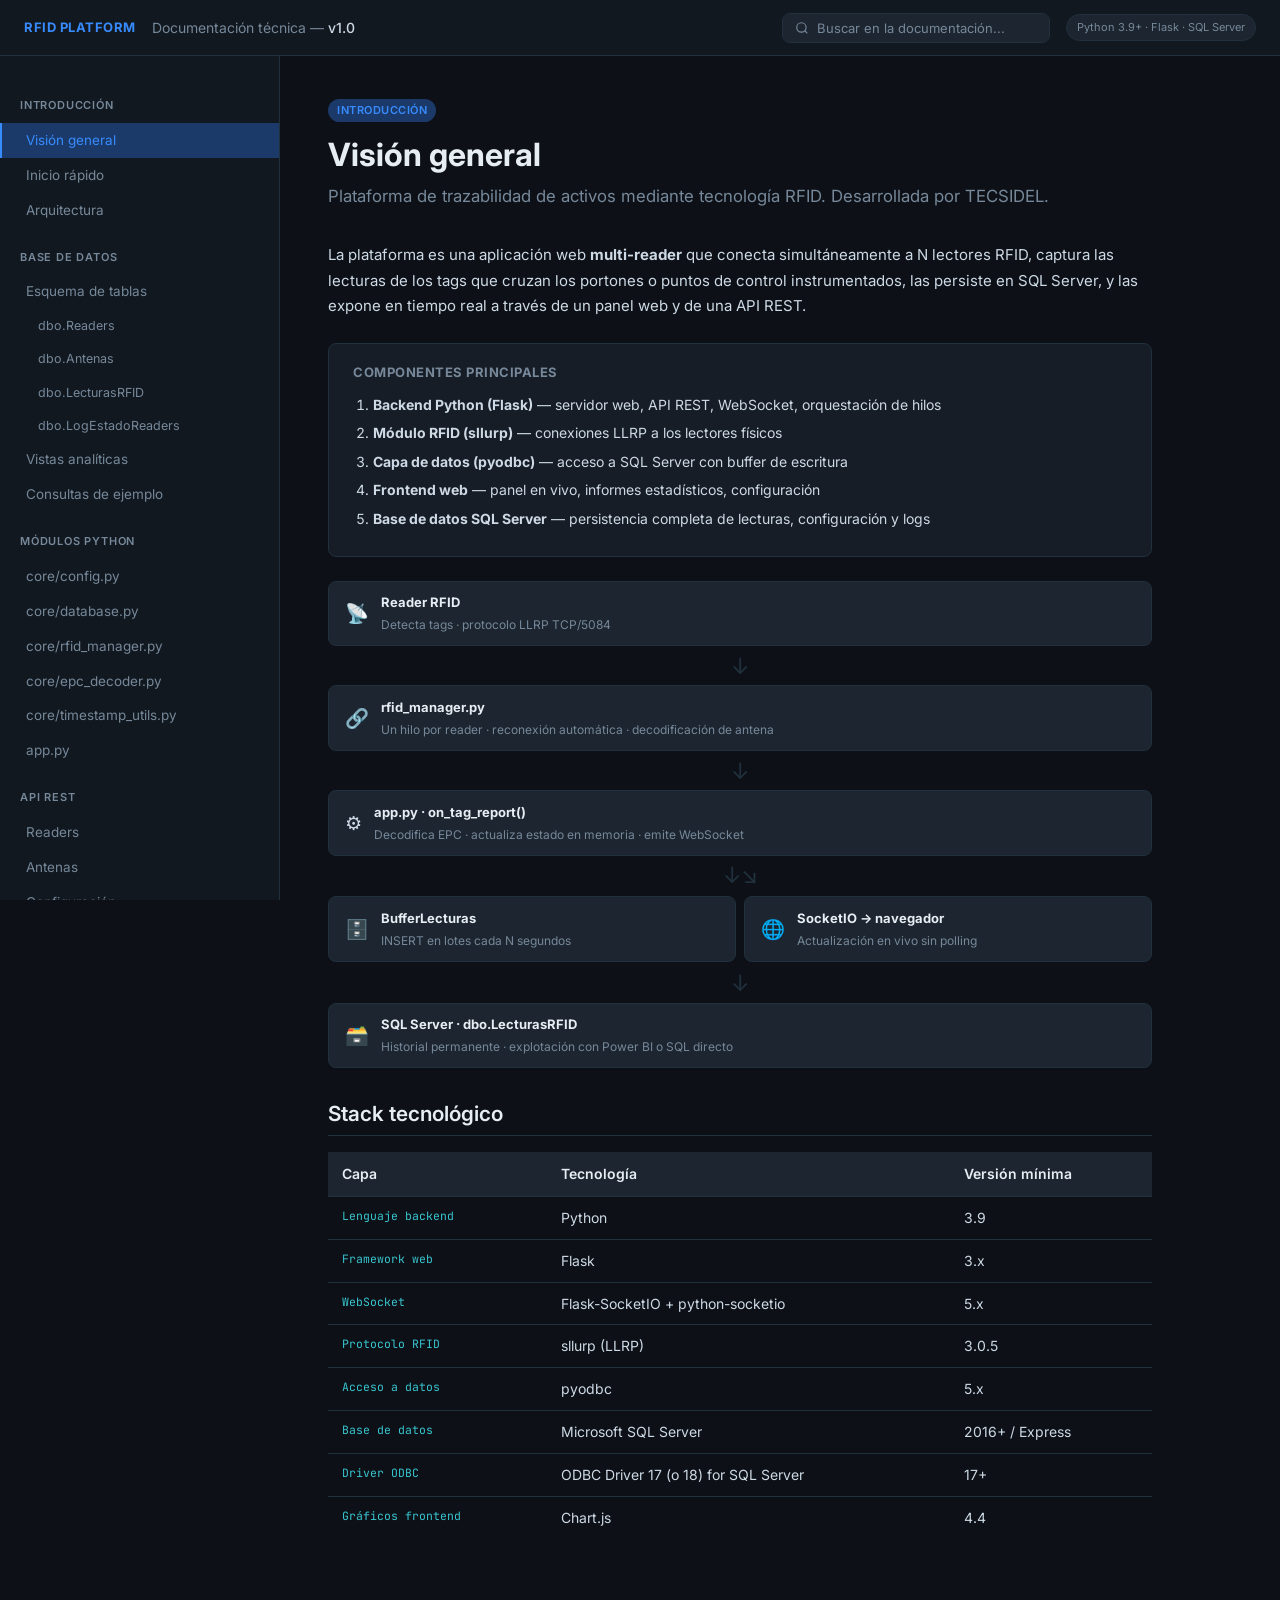
<file: app/templates/docs.html>
<!DOCTYPE html>
<html lang="es">
<head>
<meta charset="UTF-8">
<meta name="viewport" content="width=device-width, initial-scale=1.0">
<title>Documentación Técnica — Plataforma RFID</title>
<link rel="preconnect" href="https://fonts.googleapis.com">
<link rel="preconnect" href="https://fonts.gstatic.com" crossorigin>
<link href="https://fonts.googleapis.com/css2?family=Inter:wght@400;500;600;700&family=JetBrains+Mono:wght@400;500&display=swap" rel="stylesheet">
<style>
/* ── Reset & Base ──────────────────────────────────────────────────── */
*, *::before, *::after { box-sizing: border-box; margin: 0; padding: 0; }

:root {
  --bg:         #0D1117;
  --sidebar-bg: #111820;
  --panel:      #161D26;
  --panel-alt:  #1C2530;
  --border:     #21303D;
  --text:       #CDD9E5;
  --text-dim:   #768899;
  --text-head:  #E6EDF3;
  --accent:     #388BFD;
  --accent-soft:#1B3A6A;
  --green:      #3FB950;
  --green-soft: #133624;
  --amber:      #D29922;
  --amber-soft: #3A2D0E;
  --red:        #F85149;
  --red-soft:   #3D1317;
  --purple:     #BC8CFF;
  --teal:       #39C5CF;
  --mono:       'JetBrains Mono', monospace;
  --sans:       'Inter', system-ui, sans-serif;
  --sidebar-w:  280px;
  --topbar-h:   56px;
}

html { scroll-behavior: smooth; }
body { background: var(--bg); color: var(--text); font-family: var(--sans); font-size: 15px; line-height: 1.7; }
a { color: var(--accent); text-decoration: none; }
a:hover { text-decoration: underline; }
code { font-family: var(--mono); font-size: 0.875em; background: var(--panel-alt); border: 1px solid var(--border); border-radius: 4px; padding: 1px 5px; color: var(--teal); }
pre { background: var(--panel); border: 1px solid var(--border); border-radius: 8px; padding: 1.25rem; overflow-x: auto; margin: 1rem 0; }
pre code { background: none; border: none; padding: 0; color: var(--text); font-size: 0.85em; line-height: 1.65; }
h1, h2, h3, h4 { font-family: var(--sans); color: var(--text-head); line-height: 1.3; }
p { margin-bottom: 0.85rem; }
ul, ol { padding-left: 1.5rem; margin-bottom: 0.85rem; }
li { margin-bottom: 0.3rem; }
hr { border: none; border-top: 1px solid var(--border); margin: 2.5rem 0; }

/* ── Topbar ─────────────────────────────────────────────────────────── */
.topbar {
  position: fixed; top: 0; left: 0; right: 0; height: var(--topbar-h);
  background: var(--sidebar-bg); border-bottom: 1px solid var(--border);
  display: flex; align-items: center; padding: 0 1.5rem; gap: 1rem; z-index: 100;
}
.topbar-logo { font-weight: 700; font-size: 13px; color: var(--accent); letter-spacing: .5px; }
.topbar-title { font-size: 14px; color: var(--text-dim); }
.topbar-title span { color: var(--text); font-weight: 500; }
.topbar-search {
  margin-left: auto; display: flex; align-items: center; gap: 8px;
  background: var(--panel-alt); border: 1px solid var(--border);
  border-radius: 8px; padding: 6px 12px;
}
.topbar-search input {
  background: none; border: none; outline: none; color: var(--text);
  font-family: var(--sans); font-size: 13px; width: 220px;
}
.topbar-search input::placeholder { color: var(--text-dim); }
.topbar-version {
  font-size: 11px; color: var(--text-dim); background: var(--panel-alt);
  border: 1px solid var(--border); border-radius: 20px; padding: 3px 10px;
  white-space: nowrap;
}

/* ── Sidebar ─────────────────────────────────────────────────────────── */
.sidebar {
  position: fixed; top: var(--topbar-h); left: 0; bottom: 0;
  width: var(--sidebar-w); background: var(--sidebar-bg);
  border-right: 1px solid var(--border); overflow-y: auto; padding: 1.25rem 0;
  scrollbar-width: thin; scrollbar-color: var(--border) transparent;
}
.sidebar-section { margin-bottom: 0.25rem; }
.sidebar-section-title {
  font-size: 11px; font-weight: 600; color: var(--text-dim);
  text-transform: uppercase; letter-spacing: .8px;
  padding: 0.5rem 1.25rem; margin-top: 0.75rem;
}
.sidebar-link {
  display: block; padding: 6px 1.25rem 6px 1.5rem; font-size: 13.5px;
  color: var(--text-dim); cursor: pointer; border-left: 2px solid transparent;
  transition: color .15s, border-color .15s;
}
.sidebar-link:hover { color: var(--text); background: rgba(255,255,255,.03); }
.sidebar-link.active { color: var(--accent); border-left-color: var(--accent); background: var(--accent-soft); }
.sidebar-link.sub { padding-left: 2.25rem; font-size: 12.5px; }

/* ── Main content ────────────────────────────────────────────────────── */
.main {
  margin-left: var(--sidebar-w); margin-top: var(--topbar-h);
  padding: 2.5rem 3rem 4rem; max-width: 920px;
}
.section { display: none; }
.section.visible { display: block; }

/* ── Section header ──────────────────────────────────────────────────── */
.section-badge {
  display: inline-block; font-size: 11px; font-weight: 600; padding: 2px 9px;
  border-radius: 20px; margin-bottom: .75rem; text-transform: uppercase; letter-spacing: .5px;
}
.badge-core     { background: var(--accent-soft); color: var(--accent); }
.badge-db       { background: var(--green-soft);  color: var(--green); }
.badge-api      { background: var(--amber-soft);  color: var(--amber); }
.badge-frontend { background: #2A1D3D; color: var(--purple); }
.badge-ops      { background: #1D2A2A; color: var(--teal); }

.section-title { font-size: 2rem; font-weight: 700; margin-bottom: .4rem; color: var(--text-head); }
.section-lead  { font-size: 1.05rem; color: var(--text-dim); margin-bottom: 2rem; }

h2.sub { font-size: 1.3rem; font-weight: 600; margin: 2rem 0 .75rem; padding-bottom: .5rem; border-bottom: 1px solid var(--border); }
h3.sub { font-size: 1.05rem; font-weight: 600; margin: 1.5rem 0 .5rem; color: var(--text-head); }
h4.sub { font-size: .95rem; font-weight: 600; margin: 1.2rem 0 .4rem; color: var(--text-dim); text-transform: uppercase; letter-spacing: .5px; }

/* ── Callout boxes ───────────────────────────────────────────────────── */
.callout {
  border-radius: 8px; padding: 1rem 1.25rem; margin: 1.25rem 0;
  border-left: 3px solid; font-size: 14px;
}
.callout-info    { background: var(--accent-soft); border-color: var(--accent); }
.callout-warn    { background: var(--amber-soft);  border-color: var(--amber); }
.callout-danger  { background: var(--red-soft);    border-color: var(--red); }
.callout-success { background: var(--green-soft);  border-color: var(--green); }
.callout strong  { display: block; margin-bottom: .3rem; font-size: 13px; text-transform: uppercase; letter-spacing: .5px; }

/* ── Tables ──────────────────────────────────────────────────────────── */
.doc-table { width: 100%; border-collapse: collapse; margin: 1rem 0; font-size: 14px; }
.doc-table th {
  background: var(--panel-alt); color: var(--text-head); font-weight: 600;
  padding: 10px 14px; text-align: left; border-bottom: 1px solid var(--border);
}
.doc-table td { padding: 9px 14px; border-bottom: 1px solid var(--border); color: var(--text); vertical-align: top; }
.doc-table tr:last-child td { border-bottom: none; }
.doc-table tr:hover td { background: rgba(255,255,255,.02); }
.doc-table td:first-child { font-family: var(--mono); font-size: .82em; color: var(--teal); white-space: nowrap; }

/* ── Method badges ───────────────────────────────────────────────────── */
.method {
  display: inline-block; font-family: var(--mono); font-size: 11px; font-weight: 700;
  padding: 2px 8px; border-radius: 4px; margin-right: 8px; vertical-align: middle;
}
.get    { background: #0D3121; color: var(--green); }
.post   { background: #1E2D0D; color: #8BC34A; }
.put    { background: var(--amber-soft); color: var(--amber); }
.delete { background: var(--red-soft); color: var(--red); }

.endpoint {
  font-family: var(--mono); font-size: .9em; color: var(--text-head);
  background: var(--panel); border: 1px solid var(--border);
  border-radius: 8px; padding: .75rem 1rem; margin: .75rem 0; display: flex; align-items: center; gap: .5rem;
}

/* ── Field rows ──────────────────────────────────────────────────────── */
.field-row {
  padding: .75rem 0; border-bottom: 1px solid var(--border);
  display: grid; grid-template-columns: 200px 1fr; gap: 1rem; align-items: start;
}
.field-name { font-family: var(--mono); font-size: .85em; color: var(--teal); }
.field-type { font-size: 11px; color: var(--text-dim); margin-top: 2px; }
.field-desc { font-size: 14px; }
.field-constraint { font-size: 12px; color: var(--amber); margin-top: 3px; }

/* ── Schema diagram ──────────────────────────────────────────────────── */
.schema-box {
  background: var(--panel); border: 1px solid var(--border); border-radius: 8px;
  padding: 1rem; margin: .75rem 0; font-family: var(--mono); font-size: .83em;
}
.schema-box .tname { color: var(--accent); font-weight: 700; font-size: .95em; margin-bottom: .5rem; }
.schema-col { display: flex; gap: .5rem; padding: 2px 0; align-items: center; }
.schema-col .col-name { color: var(--text-head); min-width: 220px; }
.schema-col .col-type { color: var(--amber); min-width: 130px; }
.schema-col .col-note { color: var(--text-dim); font-size: .9em; }
.pk { color: var(--green); font-size: 10px; font-weight: 700; border: 1px solid var(--green); border-radius: 3px; padding: 0 4px; }
.fk { color: var(--purple); font-size: 10px; font-weight: 700; border: 1px solid var(--purple); border-radius: 3px; padding: 0 4px; }
.idx { color: var(--amber); font-size: 10px; font-weight: 700; border: 1px solid var(--amber); border-radius: 3px; padding: 0 4px; }

/* ── Thread diagram ──────────────────────────────────────────────────── */
.thread-row {
  display: flex; align-items: center; gap: 1rem; padding: .6rem 1rem;
  background: var(--panel); border: 1px solid var(--border); border-radius: 6px; margin: .4rem 0;
}
.thread-name { font-family: var(--mono); font-size: .85em; color: var(--teal); min-width: 200px; }
.thread-role { font-size: 13px; color: var(--text-dim); }

/* ── Search highlight ────────────────────────────────────────────────── */
.highlight { background: rgba(210, 153, 34, 0.3); border-radius: 2px; }
.search-empty { padding: 1rem; text-align: center; color: var(--text-dim); font-size: 13px; display: none; }

/* ── TOC inline ──────────────────────────────────────────────────────── */
.toc-inline { background: var(--panel); border: 1px solid var(--border); border-radius: 8px; padding: 1.25rem 1.5rem; margin: 1.5rem 0; }
.toc-inline h4 { font-size: 13px; color: var(--text-dim); margin-bottom: .75rem; text-transform: uppercase; letter-spacing: .5px; }
.toc-inline ol { margin: 0; padding-left: 1.25rem; }
.toc-inline li { font-size: 14px; margin-bottom: .3rem; }

/* ── Scroll spy active ───────────────────────────────────────────────── */
.anchor-target { scroll-margin-top: calc(var(--topbar-h) + 1rem); }

/* ── Flow diagram ────────────────────────────────────────────────────── */
.flow { display: flex; flex-direction: column; gap: 0; margin: 1rem 0; }
.flow-step { display: flex; align-items: stretch; }
.flow-node {
  background: var(--panel-alt); border: 1px solid var(--border);
  border-radius: 8px; padding: .6rem 1rem; font-size: 13px;
  display: flex; align-items: center; gap: .75rem; flex: 1;
}
.flow-node .node-icon { font-size: 1.2rem; flex-shrink: 0; }
.flow-node .node-text b { display: block; color: var(--text-head); }
.flow-node .node-text span { color: var(--text-dim); font-size: 12px; }
.flow-arrow { text-align: center; color: var(--border); font-size: 1.4rem; line-height: 1.6; padding: .1rem 0; }

@media (max-width: 900px) {
  .sidebar { transform: translateX(-100%); }
  .main { margin-left: 0; padding: 1.5rem 1.25rem; }
  .topbar-search { display: none; }
}
</style>
</head>
<body>

<!-- ── Topbar ──────────────────────────────────────────────────────────── -->
<header class="topbar">
  <span class="topbar-logo">RFID PLATFORM</span>
  <span class="topbar-title">Documentación técnica — <span>v1.0</span></span>
  <div class="topbar-search">
    <svg width="14" height="14" viewBox="0 0 24 24" fill="none" stroke="#768899" stroke-width="2"><circle cx="11" cy="11" r="8"/><path d="m21 21-4.35-4.35"/></svg>
    <input type="text" id="search-input" placeholder="Buscar en la documentación..." autocomplete="off">
  </div>
  <span class="topbar-version">Python 3.9+ · Flask · SQL Server</span>
</header>

<!-- ── Sidebar ─────────────────────────────────────────────────────────── -->
<nav class="sidebar" id="sidebar">

  <div class="sidebar-section">
    <div class="sidebar-section-title">Introducción</div>
    <a class="sidebar-link" data-section="overview">Visión general</a>
    <a class="sidebar-link" data-section="quickstart">Inicio rápido</a>
    <a class="sidebar-link" data-section="architecture">Arquitectura</a>
  </div>

  <div class="sidebar-section">
    <div class="sidebar-section-title">Base de datos</div>
    <a class="sidebar-link" data-section="db-schema">Esquema de tablas</a>
    <a class="sidebar-link sub" data-section="db-schema">dbo.Readers</a>
    <a class="sidebar-link sub" data-section="db-schema">dbo.Antenas</a>
    <a class="sidebar-link sub" data-section="db-schema">dbo.LecturasRFID</a>
    <a class="sidebar-link sub" data-section="db-schema">dbo.LogEstadoReaders</a>
    <a class="sidebar-link" data-section="db-views">Vistas analíticas</a>
    <a class="sidebar-link" data-section="db-queries">Consultas de ejemplo</a>
  </div>

  <div class="sidebar-section">
    <div class="sidebar-section-title">Módulos Python</div>
    <a class="sidebar-link" data-section="mod-config">core/config.py</a>
    <a class="sidebar-link" data-section="mod-database">core/database.py</a>
    <a class="sidebar-link" data-section="mod-rfid">core/rfid_manager.py</a>
    <a class="sidebar-link" data-section="mod-epc">core/epc_decoder.py</a>
    <a class="sidebar-link" data-section="mod-ts">core/timestamp_utils.py</a>
    <a class="sidebar-link" data-section="mod-app">app.py</a>
  </div>

  <div class="sidebar-section">
    <div class="sidebar-section-title">API REST</div>
    <a class="sidebar-link" data-section="api-readers">Readers</a>
    <a class="sidebar-link" data-section="api-antenas">Antenas</a>
    <a class="sidebar-link" data-section="api-config">Configuración</a>
    <a class="sidebar-link" data-section="api-informes">Informes</a>
    <a class="sidebar-link" data-section="api-usuarios">Usuarios</a>
    <a class="sidebar-link" data-section="api-sistema">Sistema</a>
  </div>

  <div class="sidebar-section">
    <div class="sidebar-section-title">Frontend</div>
    <a class="sidebar-link" data-section="fe-overview">Estructura de páginas</a>
    <a class="sidebar-link" data-section="fe-websocket">WebSocket / SocketIO</a>
    <a class="sidebar-link" data-section="fe-charts">Gráficos (Chart.js)</a>
  </div>

  <div class="sidebar-section">
    <div class="sidebar-section-title">Operación</div>
    <a class="sidebar-link" data-section="ops-threads">Hilos del sistema</a>
    <a class="sidebar-link" data-section="ops-buffer">Buffer de lecturas</a>
    <a class="sidebar-link" data-section="ops-llrp">Protocolo LLRP</a>
    <a class="sidebar-link" data-section="ops-password-reset">Restablecer contraseña</a>
    <a class="sidebar-link" data-section="ops-troubleshoot">Troubleshooting</a>
    <a class="sidebar-link" data-section="ops-diag">Scripts de diagnóstico</a>
    <a class="sidebar-link" data-section="ops-installer">Generar el instalador</a>
  </div>

</nav>

<!-- ── Main ────────────────────────────────────────────────────────────── -->
<main class="main" id="main-content">

<!-- ═══════════════════════════════════════════════════════════════════ -->
<!-- OVERVIEW -->
<!-- ═══════════════════════════════════════════════════════════════════ -->
<section class="section visible" id="section-overview">
  <span class="section-badge badge-core">Introducción</span>
  <h1 class="section-title">Visión general</h1>
  <p class="section-lead">Plataforma de trazabilidad de activos mediante tecnología RFID. Desarrollada por TECSIDEL.</p>

  <p>La plataforma es una aplicación web <strong>multi-reader</strong> que conecta simultáneamente a N lectores RFID, captura las lecturas de los tags que cruzan los portones o puntos de control instrumentados, las persiste en SQL Server, y las expone en tiempo real a través de un panel web y de una API REST.</p>

  <div class="toc-inline">
    <h4>Componentes principales</h4>
    <ol>
      <li><strong>Backend Python (Flask)</strong> — servidor web, API REST, WebSocket, orquestación de hilos</li>
      <li><strong>Módulo RFID (sllurp)</strong> — conexiones LLRP a los lectores físicos</li>
      <li><strong>Capa de datos (pyodbc)</strong> — acceso a SQL Server con buffer de escritura</li>
      <li><strong>Frontend web</strong> — panel en vivo, informes estadísticos, configuración</li>
      <li><strong>Base de datos SQL Server</strong> — persistencia completa de lecturas, configuración y logs</li>
    </ol>
  </div>

  <div class="flow">
    <div class="flow-step"><div class="flow-node"><span class="node-icon">📡</span><div class="node-text"><b>Reader RFID</b><span>Detecta tags · protocolo LLRP TCP/5084</span></div></div></div>
    <div class="flow-arrow">↓</div>
    <div class="flow-step"><div class="flow-node"><span class="node-icon">🔗</span><div class="node-text"><b>rfid_manager.py</b><span>Un hilo por reader · reconexión automática · decodificación de antena</span></div></div></div>
    <div class="flow-arrow">↓</div>
    <div class="flow-step"><div class="flow-node"><span class="node-icon">⚙️</span><div class="node-text"><b>app.py · on_tag_report()</b><span>Decodifica EPC · actualiza estado en memoria · emite WebSocket</span></div></div></div>
    <div class="flow-arrow">↓↘</div>
    <div style="display:grid;grid-template-columns:1fr 1fr;gap:.5rem;margin:.1rem 0">
      <div class="flow-node"><span class="node-icon">🗄️</span><div class="node-text"><b>BufferLecturas</b><span>INSERT en lotes cada N segundos</span></div></div>
      <div class="flow-node"><span class="node-icon">🌐</span><div class="node-text"><b>SocketIO → navegador</b><span>Actualización en vivo sin polling</span></div></div>
    </div>
    <div class="flow-arrow">↓</div>
    <div class="flow-step"><div class="flow-node"><span class="node-icon">🗃️</span><div class="node-text"><b>SQL Server · dbo.LecturasRFID</b><span>Historial permanente · explotación con Power BI o SQL directo</span></div></div></div>
  </div>

  <h2 class="sub">Stack tecnológico</h2>
  <table class="doc-table">
    <thead><tr><th>Capa</th><th>Tecnología</th><th>Versión mínima</th></tr></thead>
    <tbody>
      <tr><td>Lenguaje backend</td><td>Python</td><td>3.9</td></tr>
      <tr><td>Framework web</td><td>Flask</td><td>3.x</td></tr>
      <tr><td>WebSocket</td><td>Flask-SocketIO + python-socketio</td><td>5.x</td></tr>
      <tr><td>Protocolo RFID</td><td>sllurp (LLRP)</td><td>3.0.5</td></tr>
      <tr><td>Acceso a datos</td><td>pyodbc</td><td>5.x</td></tr>
      <tr><td>Base de datos</td><td>Microsoft SQL Server</td><td>2016+ / Express</td></tr>
      <tr><td>Driver ODBC</td><td>ODBC Driver 17 (o 18) for SQL Server</td><td>17+</td></tr>
      <tr><td>Gráficos frontend</td><td>Chart.js</td><td>4.4</td></tr>
    </tbody>
  </table>
</section>

<!-- ═══════════════════════════════════════════════════════════════════ -->
<!-- QUICKSTART -->
<!-- ═══════════════════════════════════════════════════════════════════ -->
<section class="section" id="section-quickstart">
  <span class="section-badge badge-ops">Inicio rápido</span>
  <h1 class="section-title">Inicio rápido</h1>
  <p class="section-lead">Pasos para poner en marcha el sistema desde cero.</p>

  <h2 class="sub">1. Requisitos previos</h2>
  <ul>
    <li>Python 3.9 o superior (<code>python --version</code>)</li>
    <li>Microsoft SQL Server (Express o superior)</li>
    <li>ODBC Driver 17 o 18 for SQL Server instalado en el servidor donde correrá la app</li>
    <li>Acceso de red entre el servidor de la app y cada reader RFID (puerto TCP 5084)</li>
  </ul>

  <h2 class="sub">2. Instalar dependencias Python</h2>
  <pre><code>cd rfid_plataforma
python -m venv venv
venv\Scripts\activate        # Windows
pip install -r requirements.txt</code></pre>

  <p>Contenido de <code>requirements.txt</code>:</p>
  <pre><code>Flask==3.1.3
Flask-SocketIO==5.6.1
python-socketio==5.12.0
sllurp==3.0.5
eventlet==0.41.0
pyodbc==5.3.0</code></pre>

  <h2 class="sub">3. Crear la base de datos</h2>
  <pre><code>-- En SQL Server Management Studio (SSMS):
CREATE DATABASE RFID_FPT;

-- Luego, contra esa base, ejecutar en este orden:
--   1. sql/schema.sql             (Readers, Antenas, LecturasRFID, vistas)
--   2. sql/usuarios_y_logs.sql    (Usuarios, LogActividad)</code></pre>

  <h2 class="sub">4. Configurar conexión</h2>
  <p>Editar <code>app/core/config.py</code>:</p>
  <pre><code>DB_DRIVER  = "ODBC Driver 17 for SQL Server"
DB_SERVER  = "localhost\\SQLEXPRESS"   # o "GEN01\\SQL"
DB_DATABASE = "RFID_FPT"
DB_TRUSTED_CONNECTION = False          # SQL Auth (recomendado)
DB_USERNAME = "sa"
DB_PASSWORD = "..."</code></pre>

  <h2 class="sub">5. Verificar conexión</h2>
  <pre><code>cd app
python diagnostico_sql.py</code></pre>

  <h2 class="sub">6. Arrancar la plataforma</h2>
  <pre><code>python app.py</code></pre>
  <p>Abrir <strong>http://localhost:5000</strong> → se te pide crear el primer usuario (queda como <code>admin</code> automáticamente) → Configuración → agregar el primer reader y sus antenas. La conexión LLRP al reader se establece automáticamente en segundos.</p>

  <div class="callout callout-info">
    <strong>Instalación en un cliente</strong> Para desplegar en una máquina Windows sin Python instalado, no se usan estos pasos manuales — se usa el instalador (<code>FPT_RFID_Plataforma_Setup.exe</code>), que además puede crear la base de datos automáticamente. Ver <a style="cursor:pointer" onclick="showSection('ops-installer')">Generar el instalador</a>.
  </div>

  <div class="callout callout-info">
    <strong>Nota</strong> La documentación técnica está disponible en <code>http://localhost:5000/docs</code> (esta misma página). No existe enlace desde ninguna otra pantalla de la aplicación.
  </div>
</section>

<!-- ═══════════════════════════════════════════════════════════════════ -->
<!-- ARCHITECTURE -->
<!-- ═══════════════════════════════════════════════════════════════════ -->
<section class="section" id="section-architecture">
  <span class="section-badge badge-core">Arquitectura</span>
  <h1 class="section-title">Arquitectura del sistema</h1>
  <p class="section-lead">Diseño de capas, separación de responsabilidades y modelo de concurrencia.</p>

  <h2 class="sub">Estructura de carpetas</h2>
  <pre><code>rfid_plataforma/
├── sql/
│   └── schema.sql               # DDL completo: tablas, índices y vistas
├── requirements.txt
└── app/
    ├── app.py                   # Punto de entrada: Flask, SocketIO, rutas HTTP
    ├── diagnostico_sql.py       # Herramienta: prueba conexión a BD (standalone)
    ├── diagnostico_llrp.py      # Herramienta: prueba un reader RFID (standalone)
    ├── core/
    │   ├── config.py            # Variables de entorno y parámetros globales
    │   ├── database.py          # Capa de acceso a SQL Server + BufferLecturas
    │   ├── rfid_manager.py      # Gestor multi-reader (ConexionReader + GestorMultiReader)
    │   ├── epc_decoder.py       # Decodificación de EPC (bytes → hex + ASCII)
    │   └── timestamp_utils.py   # Conversión timestamps LLRP → datetime
    ├── static/
    │   ├── style.css            # Hoja de estilos unificada (tema oscuro)
    │   ├── app.js               # Panel en vivo (WebSocket client)
    │   ├── configuracion.js     # CRUD readers/antenas + config del sistema
    │   └── informes.js          # Dashboard estadístico (Chart.js)
    └── templates/
        ├── index.html           # Panel en vivo
        ├── configuracion.html   # Configuración (pestañas: Readers / Sistema)
        ├── informes.html        # Informes estadísticos
        └── docs.html            # Esta documentación (acceso directo por URL)</code></pre>

  <h2 class="sub">Modelo de concurrencia</h2>
  <p>La aplicación es <strong>multi-hilo</strong>. Flask-SocketIO corre con <code>async_mode="threading"</code>, lo que permite que cada reader opere en su propio hilo de forma completamente independiente, sin interferir con el servidor HTTP ni con los demás readers.</p>

  <table class="doc-table">
    <thead><tr><th>Nombre del hilo</th><th>Responsabilidad</th><th>Ciclo de vida</th></tr></thead>
    <tbody>
      <tr><td>MainThread</td><td>Servidor Flask/SocketIO — atiende requests HTTP y conexiones WebSocket</td><td>Toda la vida del proceso</td></tr>
      <tr><td>reader-{id}</td><td>Conexión LLRP a un reader físico. Un hilo por reader activo. Reconecta automáticamente con backoff de 5 s</td><td>Desde alta del reader hasta su baja o cierre de app</td></tr>
      <tr><td>recarga-config-readers</td><td>Consulta la BD periódicamente para detectar altas/bajas de readers sin reiniciar la app</td><td>Desde <code>GestorMultiReader.iniciar()</code></td></tr>
      <tr><td>buffer-lecturas-flush</td><td>Vuelca el buffer de lecturas en memoria a SQL Server cada N segundos</td><td>Desde <code>BufferLecturas.iniciar()</code></td></tr>
      <tr><td>heartbeat</td><td>Imprime en log el estado general del sistema cada 15 s (lecturas totales, pendientes en buffer, readers activos)</td><td>Desde <code>iniciar_plataforma()</code></td></tr>
    </tbody>
  </table>
</section>

<!-- ═══════════════════════════════════════════════════════════════════ -->
<!-- DB SCHEMA -->
<!-- ═══════════════════════════════════════════════════════════════════ -->
<section class="section" id="section-db-schema">
  <span class="section-badge badge-db">Base de datos</span>
  <h1 class="section-title">Esquema de tablas</h1>
  <p class="section-lead">Todas las tablas usan el esquema <code>dbo</code>. Script completo en <code>sql/schema.sql</code>.</p>

  <div class="callout callout-warn">
    <strong>Política de borrado lógico</strong> Ninguna tabla usa DELETE físico. Los readers y antenas se desactivan con <code>Activo = 0</code> / <code>Activa = 0</code>. Las lecturas y logs son append-only y nunca se eliminan automáticamente.
  </div>

  <!-- Readers -->
  <h2 class="sub" id="t-readers">dbo.Readers</h2>
  <p>Configuración de cada lector RFID físico. Es la tabla maestra de la plataforma.</p>
  <div class="schema-box">
    <div class="tname">dbo.Readers</div>
    <div class="schema-col"><span class="col-name">ReaderId</span><span class="col-type">INT IDENTITY</span><span class="pk">PK</span></div>
    <div class="schema-col"><span class="col-name">Nombre</span><span class="col-type">NVARCHAR(100)</span><span class="col-note">NOT NULL — nombre descriptivo del reader</span></div>
    <div class="schema-col"><span class="col-name">IpAddress</span><span class="col-type">VARCHAR(45)</span><span class="col-note">NOT NULL — IPv4 o IPv6</span></div>
    <div class="schema-col"><span class="col-name">Puerto</span><span class="col-type">INT</span><span class="col-note">DEFAULT 5084 — puerto LLRP</span></div>
    <div class="schema-col"><span class="col-name">Modelo</span><span class="col-type">NVARCHAR(50)</span><span class="col-note">NULL — texto libre (ej. "Impinj R420")</span></div>
    <div class="schema-col"><span class="col-name">Ubicacion</span><span class="col-type">NVARCHAR(200)</span><span class="col-note">NULL — texto libre (ej. "Portón Expedición")</span></div>
    <div class="schema-col"><span class="col-name">Activo</span><span class="col-type">BIT</span><span class="col-note">DEFAULT 1 — borrado lógico</span></div>
    <div class="schema-col"><span class="col-name">SessionGen2</span><span class="col-type">TINYINT</span><span class="col-note">DEFAULT 2 — sesión Gen2 (0-3)</span></div>
    <div class="schema-col"><span class="col-name">TagPopulation</span><span class="col-type">INT</span><span class="col-note">DEFAULT 4 — estimación de tags simultáneos</span></div>
    <div class="schema-col"><span class="col-name">TxPowerDbm</span><span class="col-type">INT</span><span class="col-note">NULL — potencia TX; NULL = máxima del reader</span></div>
    <div class="schema-col"><span class="col-name">FechaCreacion</span><span class="col-type">DATETIME2</span><span class="col-note">DEFAULT SYSUTCDATETIME()</span></div>
    <div class="schema-col"><span class="col-name">FechaModificado</span><span class="col-type">DATETIME2</span><span class="col-note">DEFAULT SYSUTCDATETIME() — actualizado en cada PUT</span></div>
  </div>
  <p>Restricción única: <code>UQ_Readers_Ip</code> sobre <code>(IpAddress, Puerto)</code> — no pueden existir dos readers con la misma IP y puerto.</p>

  <!-- Antenas -->
  <h2 class="sub" id="t-antenas">dbo.Antenas</h2>
  <p>Cada antena pertenece a un reader y corresponde a un puerto físico del equipo (típicamente 1-4).</p>
  <div class="schema-box">
    <div class="tname">dbo.Antenas</div>
    <div class="schema-col"><span class="col-name">AntenaId</span><span class="col-type">INT IDENTITY</span><span class="pk">PK</span></div>
    <div class="schema-col"><span class="col-name">ReaderId</span><span class="col-type">INT</span><span class="fk">FK → Readers</span></div>
    <div class="schema-col"><span class="col-name">PuertoFisico</span><span class="col-type">TINYINT</span><span class="col-note">NOT NULL — 1, 2, 3, 4...</span></div>
    <div class="schema-col"><span class="col-name">Nombre</span><span class="col-type">NVARCHAR(100)</span><span class="col-note">NOT NULL</span></div>
    <div class="schema-col"><span class="col-name">Ubicacion</span><span class="col-type">NVARCHAR(200)</span><span class="col-note">NULL</span></div>
    <div class="schema-col"><span class="col-name">Activa</span><span class="col-type">BIT</span><span class="col-note">DEFAULT 1 — borrado lógico</span></div>
    <div class="schema-col"><span class="col-name">FechaCreacion</span><span class="col-type">DATETIME2</span><span class="col-note">DEFAULT SYSUTCDATETIME()</span></div>
  </div>
  <p>Restricción única: <code>UQ_Antenas_ReaderPuerto</code> sobre <code>(ReaderId, PuertoFisico)</code>.</p>

  <!-- LecturasRFID -->
  <h2 class="sub" id="t-lecturas">dbo.LecturasRFID</h2>
  <p>Tabla principal. Una fila por cada lectura de tag recibida. <strong>Append-only</strong>. Es la fuente de todos los informes.</p>
  <div class="schema-box">
    <div class="tname">dbo.LecturasRFID</div>
    <div class="schema-col"><span class="col-name">LecturaId</span><span class="col-type">BIGINT IDENTITY</span><span class="pk">PK</span></div>
    <div class="schema-col"><span class="col-name">AntenaId</span><span class="col-type">INT</span><span class="fk">FK → Antenas</span><span class="idx">IX</span></div>
    <div class="schema-col"><span class="col-name">EpcHex</span><span class="col-type">VARCHAR(64)</span><span class="col-note">NOT NULL — EPC en hexadecimal (siempre presente)</span><span class="idx">IX</span></div>
    <div class="schema-col"><span class="col-name">EpcAscii</span><span class="col-type">VARCHAR(64)</span><span class="col-note">NULL — si el tag codifica texto legible</span></div>
    <div class="schema-col"><span class="col-name">Rssi</span><span class="col-type">SMALLINT</span><span class="col-note">NULL — Peak RSSI en dBm (típicamente negativo)</span></div>
    <div class="schema-col"><span class="col-name">TagSeenCount</span><span class="col-type">INT</span><span class="col-note">NULL — veces visto en la ráfaga de reporte</span></div>
    <div class="schema-col"><span class="col-name">TimestampReader</span><span class="col-type">DATETIME2(6)</span><span class="col-note">NOT NULL — timestamp UTC del reader</span><span class="idx">IX</span></div>
    <div class="schema-col"><span class="col-name">TimestampInsercion</span><span class="col-type">DATETIME2(6)</span><span class="col-note">DEFAULT SYSUTCDATETIME() — cuándo llegó a la BD</span></div>
  </div>

  <h3 class="sub">Índices en dbo.LecturasRFID</h3>
  <table class="doc-table">
    <thead><tr><th>Nombre</th><th>Columnas</th><th>Propósito</th></tr></thead>
    <tbody>
      <tr><td>PK_LecturasRFID</td><td>LecturaId ASC</td><td>Clave primaria</td></tr>
      <tr><td>IX_LecturasRFID_Timestamp</td><td>TimestampReader DESC</td><td>Consultas por rango de fecha (informes)</td></tr>
      <tr><td>IX_LecturasRFID_Epc</td><td>EpcHex, TimestampReader DESC</td><td>Búsqueda por tag y última vez visto</td></tr>
      <tr><td>IX_LecturasRFID_Antena</td><td>AntenaId, TimestampReader DESC</td><td>Agrupaciones por punto de control</td></tr>
    </tbody>
  </table>

  <!-- LogEstadoReaders -->
  <h2 class="sub" id="t-log">dbo.LogEstadoReaders</h2>
  <p>Log de eventos de conexión/desconexión de cada reader. Útil para auditoría y diagnóstico de caídas.</p>
  <div class="schema-box">
    <div class="tname">dbo.LogEstadoReaders</div>
    <div class="schema-col"><span class="col-name">LogId</span><span class="col-type">BIGINT IDENTITY</span><span class="pk">PK</span></div>
    <div class="schema-col"><span class="col-name">ReaderId</span><span class="col-type">INT</span><span class="fk">FK → Readers</span></div>
    <div class="schema-col"><span class="col-name">Estado</span><span class="col-type">VARCHAR(20)</span><span class="col-note">'conectando' | 'conectado' | 'desconectado' | 'error'</span></div>
    <div class="schema-col"><span class="col-name">Detalle</span><span class="col-type">NVARCHAR(500)</span><span class="col-note">NULL — mensaje de error o descripción</span></div>
    <div class="schema-col"><span class="col-name">Timestamp</span><span class="col-type">DATETIME2</span><span class="col-note">DEFAULT SYSUTCDATETIME()</span></div>
  </div>
</section>

<!-- ═══════════════════════════════════════════════════════════════════ -->
<!-- DB VIEWS -->
<!-- ═══════════════════════════════════════════════════════════════════ -->
<section class="section" id="section-db-views">
  <span class="section-badge badge-db">Base de datos</span>
  <h1 class="section-title">Vistas analíticas</h1>
  <p class="section-lead">Tres vistas predefinidas para consumo directo desde Power BI, SSRS u otras herramientas sin necesidad de escribir JOINs.</p>

  <h2 class="sub">dbo.vw_Lecturas</h2>
  <p>Vista desnormalizada — una fila por lectura con todos los datos de antena y reader resueltos. <strong>Punto de partida recomendado para Power BI.</strong></p>
  <pre><code>SELECT
    L.LecturaId, L.EpcHex, L.EpcAscii, L.Rssi, L.TagSeenCount,
    L.TimestampReader, L.TimestampInsercion,
    A.AntenaId, A.Nombre AS NombreAntena, A.PuertoFisico, A.Ubicacion AS UbicacionAntena,
    R.ReaderId, R.Nombre AS NombreReader, R.IpAddress, R.Ubicacion AS UbicacionReader
FROM dbo.LecturasRFID L
JOIN dbo.Antenas A ON A.AntenaId = L.AntenaId
JOIN dbo.Readers R ON R.ReaderId = A.ReaderId</code></pre>

  <h2 class="sub">dbo.vw_ResumenDiarioPorAntena</h2>
  <p>Lecturas y tags únicos agrupados por día y antena. Ideal para gráficos de tendencia diaria en dashboards gerenciales.</p>
  <pre><code>SELECT
    CAST(L.TimestampReader AS DATE) AS Fecha,
    A.AntenaId, A.Nombre AS NombreAntena, R.Nombre AS NombreReader,
    COUNT(*) AS TotalLecturas,
    COUNT(DISTINCT L.EpcHex) AS TagsUnicos
FROM dbo.LecturasRFID L
JOIN dbo.Antenas A ON A.AntenaId = L.AntenaId
JOIN dbo.Readers R ON R.ReaderId = A.ReaderId
GROUP BY CAST(L.TimestampReader AS DATE), A.AntenaId, A.Nombre, R.Nombre</code></pre>

  <h2 class="sub">dbo.vw_UltimaLecturaPorTag</h2>
  <p>Última vez que cada tag fue detectado por cualquier antena. Útil para saber "dónde fue visto por última vez" un activo.</p>
  <pre><code>SELECT EpcHex, MAX(TimestampReader) AS UltimaVez
FROM dbo.LecturasRFID
GROUP BY EpcHex</code></pre>
</section>

<!-- ═══════════════════════════════════════════════════════════════════ -->
<!-- DB QUERIES -->
<!-- ═══════════════════════════════════════════════════════════════════ -->
<section class="section" id="section-db-queries">
  <span class="section-badge badge-db">Base de datos</span>
  <h1 class="section-title">Consultas de ejemplo</h1>
  <p class="section-lead">Consultas T-SQL listas para usar en SSMS o desde Power BI.</p>

  <h3 class="sub">Lecturas por día (últimos 30 días)</h3>
  <pre><code>SELECT CAST(TimestampReader AS DATE) AS Fecha,
       COUNT(*) AS TotalLecturas,
       COUNT(DISTINCT EpcHex) AS TagsUnicos
FROM dbo.LecturasRFID
WHERE TimestampReader >= DATEADD(DAY, -30, SYSUTCDATETIME())
GROUP BY CAST(TimestampReader AS DATE)
ORDER BY Fecha DESC;</code></pre>

  <h3 class="sub">Ranking de antenas por actividad (último mes)</h3>
  <pre><code>SELECT A.Nombre AS Antena, R.Nombre AS Reader,
       COUNT(*) AS Lecturas, COUNT(DISTINCT L.EpcHex) AS TagsUnicos
FROM dbo.LecturasRFID L
JOIN dbo.Antenas A ON A.AntenaId = L.AntenaId
JOIN dbo.Readers R ON R.ReaderId = A.ReaderId
WHERE L.TimestampReader >= DATEADD(MONTH, -1, SYSUTCDATETIME())
GROUP BY A.Nombre, R.Nombre
ORDER BY Lecturas DESC;</code></pre>

  <h3 class="sub">Historial de un tag específico</h3>
  <pre><code>SELECT L.TimestampReader, A.Nombre AS Antena, R.Nombre AS Reader,
       L.Rssi, L.EpcAscii
FROM dbo.LecturasRFID L
JOIN dbo.Antenas A ON A.AntenaId = L.AntenaId
JOIN dbo.Readers R ON R.ReaderId = A.ReaderId
WHERE L.EpcHex = '393039303030303030303030303030303030303031313138'
ORDER BY L.TimestampReader DESC;</code></pre>

  <h3 class="sub">Últimas lecturas por antena (una fila por antena)</h3>
  <pre><code>SELECT A.Nombre, R.Nombre AS Reader,
       MAX(L.TimestampReader) AS UltimaLectura
FROM dbo.LecturasRFID L
JOIN dbo.Antenas A ON A.AntenaId = L.AntenaId
JOIN dbo.Readers R ON R.ReaderId = A.ReaderId
GROUP BY A.Nombre, R.Nombre
ORDER BY UltimaLectura DESC;</code></pre>

  <h3 class="sub">Log de caídas de readers (últimas 24h)</h3>
  <pre><code>SELECT R.Nombre, L.Estado, L.Detalle, L.Timestamp
FROM dbo.LogEstadoReaders L
JOIN dbo.Readers R ON R.ReaderId = L.ReaderId
WHERE L.Estado IN ('desconectado', 'error')
  AND L.Timestamp >= DATEADD(HOUR, -24, SYSUTCDATETIME())
ORDER BY L.Timestamp DESC;</code></pre>

  <h3 class="sub">Distribución por hora del día</h3>
  <pre><code>SELECT DATEPART(HOUR, TimestampReader) AS Hora,
       COUNT(*) AS Lecturas
FROM dbo.LecturasRFID
WHERE TimestampReader >= DATEADD(DAY, -7, SYSUTCDATETIME())
GROUP BY DATEPART(HOUR, TimestampReader)
ORDER BY Hora;</code></pre>
</section>

<!-- ═══════════════════════════════════════════════════════════════════ -->
<!-- MOD CONFIG -->
<!-- ═══════════════════════════════════════════════════════════════════ -->
<section class="section" id="section-mod-config">
  <span class="section-badge badge-core">Módulo Python</span>
  <h1 class="section-title">core/config.py</h1>
  <p class="section-lead">Archivo de configuración central. Es el único lugar donde se definen los parámetros de conexión a SQL Server y el comportamiento global de la plataforma.</p>

  <div class="callout callout-info">
    <strong>Edición desde el panel web</strong> El archivo puede modificarse desde <code>/configuracion</code> → pestaña "Sistema". Los cambios se escriben en disco y requieren reiniciar la app para tomar efecto.
  </div>

  <table class="doc-table">
    <thead><tr><th>Variable</th><th>Tipo</th><th>Default</th><th>Descripción</th></tr></thead>
    <tbody>
      <tr><td>DB_DRIVER</td><td>str</td><td>"ODBC Driver 17…"</td><td>Nombre exacto del driver ODBC instalado</td></tr>
      <tr><td>DB_SERVER</td><td>str</td><td>"localhost"</td><td>Servidor SQL en formato <code>HOST</code> o <code>HOST\INSTANCIA</code></td></tr>
      <tr><td>DB_DATABASE</td><td>str</td><td>"RFID_FPT"</td><td>Nombre de la base de datos</td></tr>
      <tr><td>DB_TRUSTED_CONNECTION</td><td>bool</td><td>False</td><td>True = Windows Auth; False = SQL Auth. Se recomienda False: el servicio de Windows corre con una cuenta (LocalSystem) que normalmente no tiene acceso a SQL Server</td></tr>
      <tr><td>DB_USERNAME</td><td>str</td><td>""</td><td>Solo para SQL Auth</td></tr>
      <tr><td>DB_PASSWORD</td><td>str</td><td>""</td><td>Solo para SQL Auth</td></tr>
      <tr><td>DB_ENCRYPT</td><td>bool</td><td>False</td><td>Cifrado TLS de la conexión</td></tr>
      <tr><td>DB_TRUST_SERVER_CERTIFICATE</td><td>bool</td><td>True</td><td>Omitir validación de cert. (local dev)</td></tr>
      <tr><td>INTERVALO_FLUSH_SEGUNDOS</td><td>float</td><td>2.0</td><td>Cada cuántos segundos se vuelca el buffer a la BD</td></tr>
      <tr><td>TAMANO_MAXIMO_BUFFER</td><td>int</td><td>50000</td><td>Máximo de lecturas en memoria ante caída de BD</td></tr>
      <tr><td>INTERVALO_RECARGA_CONFIG_SEGUNDOS</td><td>int</td><td>30</td><td>Frecuencia de detección de nuevos readers</td></tr>
      <tr><td>SESSION_DEFAULT</td><td>int</td><td>2</td><td>Sesión Gen2 por defecto (0-3)</td></tr>
      <tr><td>TAG_POPULATION_DEFAULT</td><td>int</td><td>4</td><td>Estimación de tags simultáneos en campo</td></tr>
      <tr><td>REPORT_EVERY_N_TAGS</td><td>int</td><td>1</td><td>⚠️ No cambiar a 0. Trigger de reporte LLRP.</td></tr>
      <tr><td>WEB_HOST</td><td>str</td><td>"0.0.0.0"</td><td>IP de escucha del servidor web</td></tr>
      <tr><td>WEB_PORT</td><td>int</td><td>5000</td><td>Puerto TCP del servidor web</td></tr>
    </tbody>
  </table>

  <div class="callout callout-danger">
    <strong>REPORT_EVERY_N_TAGS — crítico</strong> Si se establece en <code>0</code> o <code>None</code>, el reader construye un ROSpec con trigger <em>Upon_N_Tags_Or_End_Of_AISpec</em> con N=0, lo que significa que nunca reporta tags mientras el AISpec no termine. En inventario continuo el AISpec no tiene fin, por lo que el reader queda en silencio perpetuo aunque físicamente esté leyendo. Mantener siempre en 1 o superior.
  </div>
</section>

<!-- ═══════════════════════════════════════════════════════════════════ -->
<!-- MOD DATABASE -->
<!-- ═══════════════════════════════════════════════════════════════════ -->
<section class="section" id="section-mod-database">
  <span class="section-badge badge-core">Módulo Python</span>
  <h1 class="section-title">core/database.py</h1>
  <p class="section-lead">Capa de acceso a datos. Incluye las funciones CRUD sobre readers/antenas, el registro de logs, y la clase <code>BufferLecturas</code> para inserción en batch.</p>

  <h2 class="sub">Funciones de conexión</h2>
  <div class="field-row"><div><div class="field-name">construir_connection_string()</div><div class="field-type">→ str</div></div><div class="field-desc">Arma el connection string ODBC leyendo las variables de <code>config.py</code>. Soporta Windows Auth y SQL Auth. Incluye <code>TrustServerCertificate</code> para entornos locales.</div></div>
  <div class="field-row"><div><div class="field-name">obtener_conexion()</div><div class="field-type">→ pyodbc.Connection</div></div><div class="field-desc">Abre y devuelve una nueva conexión. Timeout de 10 segundos. Lanza excepción si falla — el caller es responsable de manejarla.</div></div>
  <div class="field-row"><div><div class="field-name">probar_conexion()</div><div class="field-type">→ (bool, str)</div></div><div class="field-desc">Ejecuta <code>SELECT @@VERSION</code> y devuelve <code>(True, versión)</code> o <code>(False, mensaje_error)</code>. Usada por la API <code>/api/db/test</code> y el script de diagnóstico.</div></div>

  <h2 class="sub">Dataclasses</h2>
  <div class="field-row"><div><div class="field-name">ReaderConfig</div><div class="field-type">dataclass</div></div><div class="field-desc">Snapshot inmutable de la configuración de un reader leída de la BD. Campos: <code>reader_id, nombre, ip_address, puerto, modelo, ubicacion, activo, session_gen2, tag_population, tx_power_dbm, antenas: list[AntenaConfig]</code>.</div></div>
  <div class="field-row"><div><div class="field-name">AntenaConfig</div><div class="field-type">dataclass</div></div><div class="field-desc">Configuración de una antena. Campos: <code>antena_id, reader_id, puerto_fisico, nombre, ubicacion, activa</code>.</div></div>

  <h2 class="sub">CRUD de readers</h2>
  <div class="field-row"><div><div class="field-name">obtener_readers_activos()</div><div class="field-type">→ list[ReaderConfig]</div></div><div class="field-desc">Lee todos los readers con <code>Activo=1</code> y sus antenas con <code>Activa=1</code>. N+1 consultas (una por reader para las antenas). Usada al arrancar y en el ciclo de recarga.</div></div>
  <div class="field-row"><div><div class="field-name">crear_reader(...)</div><div class="field-type">→ int</div></div><div class="field-desc">INSERT en <code>dbo.Readers</code>. Usa <code>OUTPUT INSERTED.ReaderId</code> para devolver el ID asignado en una sola operación.</div></div>
  <div class="field-row"><div><div class="field-name">actualizar_reader(reader_id, **campos)</div><div class="field-type">→ None</div></div><div class="field-desc">UPDATE dinámico con whitelist de columnas válidas. Actualiza automáticamente <code>FechaModificado</code>.</div></div>
  <div class="field-row"><div><div class="field-name">eliminar_reader(reader_id)</div><div class="field-type">→ None</div></div><div class="field-desc">Borrado lógico: <code>Activo = 0</code>. El historial de lecturas de ese reader se conserva íntegro.</div></div>

  <h2 class="sub">CRUD de antenas</h2>
  <div class="field-row"><div><div class="field-name">crear_antena(...)</div><div class="field-type">→ int</div></div><div class="field-desc">INSERT en <code>dbo.Antenas</code>. Devuelve el <code>AntenaId</code> asignado.</div></div>
  <div class="field-row"><div><div class="field-name">eliminar_antena(antena_id)</div><div class="field-type">→ None</div></div><div class="field-desc">Borrado lógico: <code>Activa = 0</code>.</div></div>

  <h2 class="sub">BufferLecturas</h2>
  <p>Clase que desacopla la recepción de lecturas de la escritura a BD. Las lecturas se encolan en un <code>deque</code> thread-safe y se vuelcan en lotes periódicos usando <code>cursor.fast_executemany = True</code> (optimización de pyodbc para bulk insert).</p>
  <table class="doc-table">
    <thead><tr><th>Método / Propiedad</th><th>Descripción</th></tr></thead>
    <tbody>
      <tr><td>agregar(antena_id, epc_hex, epc_ascii, rssi, tag_seen_count, timestamp_reader)</td><td>Encola una lectura. Si el buffer está lleno, descarta la más antigua con un warning en log.</td></tr>
      <tr><td>iniciar()</td><td>Arranca el hilo <code>buffer-lecturas-flush</code> que ejecuta <code>_flush()</code> periódicamente.</td></tr>
      <tr><td>detener()</td><td>Detiene el hilo y ejecuta un flush final para no perder lecturas al cerrar.</td></tr>
      <tr><td>pendientes (property)</td><td>Cantidad de lecturas actualmente en el buffer (útil para monitoreo).</td></tr>
      <tr><td>ultimo_error (property)</td><td>Último error de escritura a BD, o <code>None</code> si el último flush fue exitoso.</td></tr>
    </tbody>
  </table>

  <div class="callout callout-info">
    <strong>Resiliencia ante caída de BD</strong> Si <code>_flush()</code> falla, las lecturas del lote se re-encolan al frente del buffer (orden LIFO) para el próximo intento. El buffer actúa como buffer circular: al llenarse (<code>TAMANO_MAXIMO_BUFFER</code>) descarta las lecturas más antiguas primero.
  </div>
</section>

<!-- ═══════════════════════════════════════════════════════════════════ -->
<!-- MOD RFID -->
<!-- ═══════════════════════════════════════════════════════════════════ -->
<section class="section" id="section-mod-rfid">
  <span class="section-badge badge-core">Módulo Python</span>
  <h1 class="section-title">core/rfid_manager.py</h1>
  <p class="section-lead">Gestión de N conexiones LLRP en paralelo. Dos clases principales: <code>ConexionReader</code> (un reader) y <code>GestorMultiReader</code> (orquestador).</p>

  <h2 class="sub">ConexionReader</h2>
  <p>Encapsula la conexión LLRP a un reader físico. Cada instancia vive en su propio hilo daemon (<code>reader-{id}</code>).</p>

  <table class="doc-table">
    <thead><tr><th>Método</th><th>Descripción</th></tr></thead>
    <tbody>
      <tr><td>_factory_llrp_config()</td><td>Construye el <code>LLRPReaderConfig</code>: antenas activas, sesión Gen2, potencia TX, <code>report_every_n_tags=1</code> (crítico), y el tag_content_selector que habilita AntennaID, PeakRSSI, LastSeenTimestamp y TagSeenCount.</td></tr>
      <tr><td>_callback_tag_report(reader, tag_reports)</td><td>Invocado por sllurp por cada RO_ACCESS_REPORT recibido. Traduce AntennaID (puerto físico) a AntenaId (BD) usando el mapa <code>puerto_a_antena_id</code>. Llama al callback global <code>on_tag_report</code> de <code>app.py</code>.</td></tr>
      <tr><td>conectar_y_correr()</td><td>Bloquea el hilo hasta desconexión. Configura LLRPReaderClient, registra callbacks, llama <code>connect()</code> y luego <code>join()</code>.</td></tr>
      <tr><td>iniciar_en_hilo()</td><td>Lanza <code>_loop()</code> en un thread daemon. El loop llama a <code>conectar_y_correr()</code> y, ante desconexión, espera 5 s y reintenta indefinidamente.</td></tr>
      <tr><td>detener()</td><td>Activa <code>_detener_flag</code> para que el loop no reintente, y llama <code>reader.disconnect()</code>.</td></tr>
    </tbody>
  </table>

  <h2 class="sub">GestorMultiReader</h2>
  <p>Mantiene el diccionario <code>reader_id → ConexionReader</code> y recarga la configuración para detectar cambios sin reiniciar la app.</p>

  <table class="doc-table">
    <thead><tr><th>Método</th><th>Descripción</th></tr></thead>
    <tbody>
      <tr><td>iniciar()</td><td>Carga readers de la BD, inicia sus conexiones, y lanza el hilo <code>recarga-config-readers</code> con intervalo <code>INTERVALO_RECARGA_CONFIG_SEGUNDOS</code>.</td></tr>
      <tr><td>recargar_ahora()</td><td>Lanza <code>_recargar_configuracion()</code> en un hilo nuevo inmediatamente. Llamado por las APIs de creación/edición/borrado de readers y antenas.</td></tr>
      <tr><td>_recargar_configuracion()</td><td>Compara la BD actual vs los readers conectados. Detiene conexiones de readers eliminados. Detecta cambios de antenas (via <code>_firma_antenas()</code>) y reconecta solo ese reader. Inicia conexiones para readers nuevos.</td></tr>
      <tr><td>_firma_antenas(reader_cfg)</td><td>Devuelve <code>tuple(sorted(puertos_fisicos))</code> para comparar si la lista de antenas cambió sin comparar objetos completos.</td></tr>
      <tr><td>estado_actual()</td><td>Snapshot de todos los readers y su estado de conexión (usado por el heartbeat log).</td></tr>
    </tbody>
  </table>
</section>

<!-- ═══════════════════════════════════════════════════════════════════ -->
<!-- MOD EPC -->
<!-- ═══════════════════════════════════════════════════════════════════ -->
<section class="section" id="section-mod-epc">
  <span class="section-badge badge-core">Módulo Python</span>
  <h1 class="section-title">core/epc_decoder.py</h1>
  <p class="section-lead">Decodificación robusta del EPC crudo entregado por sllurp, soportando los distintos formatos en que puede venir según la versión del firmware del reader.</p>

  <h2 class="sub">decodificar_epc(tag: dict) → (str, str | None)</h2>
  <p>Función principal. Devuelve siempre una tupla <code>(epc_hex, epc_ascii)</code>.</p>

  <table class="doc-table">
    <thead><tr><th>Caso</th><th>Entrada</th><th>epc_hex</th><th>epc_ascii</th></tr></thead>
    <tbody>
      <tr><td>Tag con EPC en bytes legibles como ASCII</td><td><code>b'909000000000000000001118'</code></td><td><code>"393039303030..."</code></td><td><code>"909000000000000000001118"</code></td></tr>
      <tr><td>Tag con EPC binario estándar</td><td><code>b'\xE2\x00\x12\x34\x56\x78'</code></td><td><code>"E200123456789A"</code></td><td><code>None</code></td></tr>
      <tr><td>EPC ya como string hex</td><td><code>"393039..."</code></td><td>upper del input</td><td>intenta ASCII</td></tr>
      <tr><td>Sin EPC en el tag report</td><td><code>{}</code></td><td><code>"DESCONOCIDO"</code></td><td><code>None</code></td></tr>
    </tbody>
  </table>

  <p><code>_intentar_decodificar_ascii()</code> considera texto válido solo si ≥90% de los bytes son caracteres ASCII imprimibles, y recorta padding de <code>\x00</code>. Esto evita que EPCs binarios que caen casualmente en rango ASCII se muestren como texto basura.</p>
</section>

<!-- ═══════════════════════════════════════════════════════════════════ -->
<!-- MOD TS -->
<!-- ═══════════════════════════════════════════════════════════════════ -->
<section class="section" id="section-mod-ts">
  <span class="section-badge badge-core">Módulo Python</span>
  <h1 class="section-title">core/timestamp_utils.py</h1>
  <p class="section-lead">Conversión de timestamps LLRP a <code>datetime</code> con timezone UTC, compatible con pyodbc y SQL Server.</p>

  <h2 class="sub">timestamp_llrp_a_datetime(tag) → datetime</h2>
  <p>Lee el campo <code>LastSeenTimestampUTC</code> del tag report LLRP (microsegundos desde epoch UTC, puede venir como int directo o como dict con clave <code>Microseconds</code>). Convierte a <code>datetime(timezone.utc)</code>. Si el campo no está presente, devuelve <code>datetime.now(UTC)</code> como fallback.</p>
  <p>Se usa <code>TimestampReader</code> (del reader) en lugar de la hora del servidor para máxima precisión, dado que el reader tiene su propio reloj sincronizable con NTP.</p>
</section>

<!-- ═══════════════════════════════════════════════════════════════════ -->
<!-- MOD APP -->
<!-- ═══════════════════════════════════════════════════════════════════ -->
<section class="section" id="section-mod-app">
  <span class="section-badge badge-core">Módulo Python</span>
  <h1 class="section-title">app.py</h1>
  <p class="section-lead">Punto de entrada de la aplicación. Orquesta la inicialización de todos los subsistemas, define las rutas HTTP, maneja los eventos SocketIO, e implementa los callbacks de tag report y estado de reader.</p>

  <h2 class="sub">Callbacks principales</h2>
  <div class="field-row"><div><div class="field-name">on_tag_report(reader_cfg, antena_id, tag)</div></div><div class="field-desc">Llamado por cada tag report recibido desde cualquier reader. Decodifica EPC, extrae timestamp, encola en el buffer para BD, actualiza el estado en memoria (<code>ESTADO</code>), y emite <code>evento_lectura</code> y <code>kpis_actualizados</code> por WebSocket.</div></div>
  <div class="field-row"><div><div class="field-name">on_estado_reader(reader_cfg, estado, detalle)</div></div><div class="field-desc">Llamado cuando cambia el estado de un reader (conectando/conectado/desconectado/error). Actualiza <code>ESTADO["estado_readers"]</code>, persiste en <code>dbo.LogEstadoReaders</code>, y emite <code>estado_reader</code> por WebSocket.</div></div>

  <h2 class="sub">Estado en memoria (ESTADO)</h2>
  <p>Diccionario global protegido por <code>threading.Lock</code>. Se usa para responder inmediatamente al primer cliente web que se conecta, sin necesidad de consultar la BD:</p>
  <pre><code>ESTADO = {
    "eventos_recientes":   deque(maxlen=300),  # últimas lecturas
    "tags_unicos":         set(),              # EPCs vistos en la sesión
    "lecturas_por_antena": defaultdict(int),   # conteo por antena_id
    "lecturas_por_reader": defaultdict(int),   # conteo por reader_id
    "estado_readers":      {},                 # reader_id → estado actual
}</code></pre>

  <div class="callout callout-warn">
    <strong>Atención</strong> Este estado se pierde al reiniciar la app. Es un cache en memoria para el panel en vivo, no un reemplazo de la BD.
  </div>

  <h2 class="sub">Inicialización (iniciar_plataforma)</h2>
  <ol>
    <li>Prueba la conexión a SQL Server y loguea el resultado.</li>
    <li>Inicia <code>BufferLecturas</code> (arranca el hilo de flush).</li>
    <li>Instancia y arranca <code>GestorMultiReader</code> (carga readers de BD e inicia sus conexiones).</li>
    <li>Lanza el hilo <code>heartbeat</code>.</li>
  </ol>
</section>

<!-- ═══════════════════════════════════════════════════════════════════ -->
<!-- API READERS -->
<!-- ═══════════════════════════════════════════════════════════════════ -->
<section class="section" id="section-api-readers">
  <span class="section-badge badge-api">API REST</span>
  <h1 class="section-title">API — Readers</h1>
  <p class="section-lead">Endpoints para gestión completa de readers RFID. Todas las respuestas son JSON.</p>

  <h3 class="sub">Listar readers activos</h3>
  <div class="endpoint"><span class="method get">GET</span>/api/readers</div>
  <p>Devuelve todos los readers con <code>Activo=1</code> junto con sus antenas activas anidadas.</p>
  <pre><code>[{
  "reader_id": 1,
  "nombre": "Reader Expedición",
  "ip_address": "192.168.0.118",
  "puerto": 5084,
  "modelo": "Impinj R420",
  "ubicacion": "Portón Expedición FPT",
  "session_gen2": 2,
  "tag_population": 4,
  "tx_power_dbm": null,
  "antenas": [{
    "antena_id": 1,
    "puerto_fisico": 1,
    "nombre": "Antena A",
    "ubicacion": "Lado izquierdo"
  }]
}]</code></pre>

  <h3 class="sub">Crear reader</h3>
  <div class="endpoint"><span class="method post">POST</span>/api/readers</div>
  <table class="doc-table">
    <thead><tr><th>Campo</th><th>Tipo</th><th>Requerido</th><th>Descripción</th></tr></thead>
    <tbody>
      <tr><td>nombre</td><td>string</td><td>✓</td><td>Nombre descriptivo</td></tr>
      <tr><td>ip_address</td><td>string</td><td>✓</td><td>IP del reader en la red</td></tr>
      <tr><td>puerto</td><td>int</td><td>—</td><td>Default 5084</td></tr>
      <tr><td>modelo</td><td>string</td><td>—</td><td>Texto libre</td></tr>
      <tr><td>ubicacion</td><td>string</td><td>—</td><td>Texto libre</td></tr>
      <tr><td>session_gen2</td><td>int</td><td>—</td><td>Default 2</td></tr>
      <tr><td>tag_population</td><td>int</td><td>—</td><td>Default 4</td></tr>
      <tr><td>tx_power_dbm</td><td>int|null</td><td>—</td><td>null = máxima potencia</td></tr>
    </tbody>
  </table>
  <p>Respuesta: <code>{"ok": true, "reader_id": 1}</code>. Dispara <code>GestorMultiReader.recargar_ahora()</code> para iniciar la conexión LLRP inmediatamente.</p>

  <h3 class="sub">Actualizar reader</h3>
  <div class="endpoint"><span class="method put">PUT</span>/api/readers/{reader_id}</div>
  <p>Acepta los mismos campos que POST (todos opcionales). Actualiza solo los campos enviados. También dispara recarga del gestor.</p>

  <h3 class="sub">Eliminar reader</h3>
  <div class="endpoint"><span class="method delete">DELETE</span>/api/readers/{reader_id}</div>
  <p>Borrado lógico (<code>Activo = 0</code>). El gestor detecta la baja en la próxima recarga y desconecta el hilo LLRP correspondiente.</p>
</section>

<!-- ═══════════════════════════════════════════════════════════════════ -->
<!-- API ANTENAS -->
<!-- ═══════════════════════════════════════════════════════════════════ -->
<section class="section" id="section-api-antenas">
  <span class="section-badge badge-api">API REST</span>
  <h1 class="section-title">API — Antenas</h1>

  <h3 class="sub">Crear antena</h3>
  <div class="endpoint"><span class="method post">POST</span>/api/readers/{reader_id}/antenas</div>
  <table class="doc-table">
    <thead><tr><th>Campo</th><th>Tipo</th><th>Requerido</th><th>Descripción</th></tr></thead>
    <tbody>
      <tr><td>puerto_fisico</td><td>int</td><td>✓</td><td>Puerto del reader (1-4 típico)</td></tr>
      <tr><td>nombre</td><td>string</td><td>✓</td><td>Nombre descriptivo</td></tr>
      <tr><td>ubicacion</td><td>string</td><td>—</td><td>Texto libre</td></tr>
    </tbody>
  </table>
  <p>Respuesta: <code>{"ok": true, "antena_id": 3}</code>. Dispara recarga del gestor. Si el reader ya estaba conectado y la lista de antenas cambió, se reconecta automáticamente con el nuevo ROSpec.</p>

  <h3 class="sub">Eliminar antena</h3>
  <div class="endpoint"><span class="method delete">DELETE</span>/api/antenas/{antena_id}</div>
  <p>Borrado lógico (<code>Activa = 0</code>). El reader se reconecta para aplicar la nueva lista de antenas.</p>
</section>

<!-- ═══════════════════════════════════════════════════════════════════ -->
<!-- API CONFIG -->
<!-- ═══════════════════════════════════════════════════════════════════ -->
<section class="section" id="section-api-config">
  <span class="section-badge badge-api">API REST</span>
  <h1 class="section-title">API — Configuración del sistema</h1>

  <h3 class="sub">Leer configuración actual</h3>
  <div class="endpoint"><span class="method get">GET</span>/api/config/sistema</div>
  <p>Devuelve todas las variables de <code>config.py</code> como JSON. La contraseña se enmascara como <code>••••••</code>.</p>

  <h3 class="sub">Guardar configuración</h3>
  <div class="endpoint"><span class="method post">POST</span>/api/config/sistema</div>
  <p>Escribe un nuevo <code>config.py</code> en disco con los valores del body JSON. Si el campo <code>DB_PASSWORD</code> contiene <code>••••••</code>, se conserva la contraseña actual sin sobrescribirla.</p>
  <p>Respuesta: <code>{"ok": true, "requiere_reinicio": true, "mensaje": "..."}</code></p>
  <div class="callout callout-warn">
    <strong>Requiere reinicio</strong> Los cambios en <code>config.py</code> se reflejan en el archivo de disco inmediatamente, pero la app en memoria sigue usando los valores cargados al arrancar. Es necesario reiniciar el proceso de Python para que tomen efecto.
  </div>

  <h3 class="sub">Probar conexión a BD</h3>
  <div class="endpoint"><span class="method get">GET</span>/api/db/test</div>
  <p>Ejecuta <code>SELECT @@VERSION</code> contra SQL Server y devuelve <code>{"ok": true/false, "mensaje": "..."}</code>.</p>
</section>

<!-- ═══════════════════════════════════════════════════════════════════ -->
<!-- API INFORMES -->
<!-- ═══════════════════════════════════════════════════════════════════ -->
<section class="section" id="section-api-informes">
  <span class="section-badge badge-api">API REST</span>
  <h1 class="section-title">API — Informes estadísticos</h1>
  <p class="section-lead">Endpoints de datos para el dashboard de informes. Todos aceptan el parámetro <code>?dias=N</code> (por defecto 30).</p>

  <table class="doc-table">
    <thead><tr><th>Endpoint</th><th>Parámetros</th><th>Descripción</th></tr></thead>
    <tbody>
      <tr><td>GET /api/informes/kpis_generales</td><td>—</td><td>Totales históricos: lecturas totales, tags únicos, antenas activas, primera y última lectura, lecturas del día actual.</td></tr>
      <tr><td>GET /api/informes/resumen_diario</td><td>dias (default 30)</td><td>Lecturas y tags únicos agrupados por día para el período. Orden ascendente por fecha.</td></tr>
      <tr><td>GET /api/informes/por_antena</td><td>dias (default 30)</td><td>Totales de lecturas y tags únicos agrupados por antena, ordenados por lecturas descendente.</td></tr>
      <tr><td>GET /api/informes/por_hora</td><td>dias (default 7)</td><td>Distribución de lecturas por hora del día (0-23) para detectar horarios pico.</td></tr>
      <tr><td>GET /api/informes/resumen_mensual</td><td>—</td><td>Lecturas y tags únicos agrupados por mes (últimos 12 meses). Útil para evolución anual.</td></tr>
    </tbody>
  </table>

  <h3 class="sub">Ejemplo de respuesta — /api/informes/resumen_diario</h3>
  <pre><code>{
  "ok": true,
  "datos": [
    {"fecha": "2026-06-01", "lecturas": 1423, "tags_unicos": 87},
    {"fecha": "2026-06-02", "lecturas": 980, "tags_unicos": 64},
    ...
  ]
}</code></pre>
</section>

<!-- ═══════════════════════════════════════════════════════════════════ -->
<!-- API USUARIOS -->
<!-- ═══════════════════════════════════════════════════════════════════ -->
<section class="section" id="section-api-usuarios">
  <span class="section-badge badge-api">API REST</span>
  <h1 class="section-title">API — Usuarios</h1>
  <p class="section-lead">Gestión de cuentas de acceso al panel. Todos los endpoints de administración requieren rol <code>admin</code> (decorador <code>@admin_required</code>); las rutas de login/logout son públicas.</p>

  <h2 class="sub">Roles</h2>
  <table class="doc-table">
    <thead><tr><th>Rol</th><th>Acceso</th></tr></thead>
    <tbody>
      <tr><td>admin</td><td>Acceso total: panel en vivo, informes, alta/baja/edición de readers y antenas, pestaña Sistema (config.py), y gestión de usuarios (página <code>/usuarios</code>).</td></tr>
      <tr><td>usuario</td><td>Solo lectura: panel en vivo e informes. No ve la página de Configuración ni Usuarios.</td></tr>
    </tbody>
  </table>

  <h2 class="sub">Alta del primer usuario</h2>
  <div class="endpoint"><span class="method get">GET</span> / <span class="method post">POST</span> /setup</div>
  <p>Solo accesible mientras no exista ningún usuario en <code>dbo.Usuarios</code> (<code>database.contar_usuarios() == 0</code>). El primer usuario creado queda automáticamente con rol <code>admin</code>. Una vez que existe al menos un usuario, esta ruta redirige a <code>/login</code>.</p>

  <h2 class="sub">Login / Logout</h2>
  <div class="endpoint"><span class="method get">GET</span> / <span class="method post">POST</span> /login</div>
  <p>Autenticación con email + contraseña (hash <code>werkzeug.security</code>, scrypt/pbkdf2). La sesión queda marcada como permanente (<code>remember=True</code>), con duración de <code>PERMANENT_SESSION_LIFETIME</code> (10 años — pensado para un panel operativo que queda logueado en una pantalla fija de planta). Cada intento, exitoso o fallido, se registra en <code>dbo.LogActividad</code>.</p>
  <div class="endpoint"><span class="method get">GET</span>/logout</div>

  <h2 class="sub">Listar usuarios</h2>
  <div class="endpoint"><span class="method get">GET</span>/api/usuarios</div>
  <p>Devuelve todos los usuarios (activos e inactivos), ordenados por fecha de creación. Usado por la página <code>/usuarios</code>.</p>

  <h2 class="sub">Crear usuario</h2>
  <div class="endpoint"><span class="method post">POST</span>/api/usuarios</div>
  <table class="doc-table">
    <thead><tr><th>Campo</th><th>Tipo</th><th>Requerido</th><th>Descripción</th></tr></thead>
    <tbody>
      <tr><td>email</td><td>string</td><td>✓</td><td>Único — se normaliza a minúsculas</td></tr>
      <tr><td>nombre</td><td>string</td><td>✓</td><td>Nombre visible</td></tr>
      <tr><td>password</td><td>string</td><td>✓</td><td>Mínimo 6 caracteres</td></tr>
      <tr><td>rol</td><td>"admin" | "usuario"</td><td>—</td><td>Default "usuario"</td></tr>
    </tbody>
  </table>

  <h2 class="sub">Actualizar usuario</h2>
  <div class="endpoint"><span class="method put">PUT</span>/api/usuarios/{usuario_id}</div>
  <p>Actualiza nombre, email, rol y estado activo. Tiene dos protecciones para no dejar el sistema sin administrador:</p>
  <ul>
    <li>Un admin no puede quitarse a sí mismo el rol <code>admin</code> ni desactivar su propia cuenta.</li>
    <li>No se puede quitar el rol <code>admin</code> o desactivar al <strong>último</strong> administrador activo (<code>database.contar_admins() &lt;= 1</code>).</li>
  </ul>

  <h2 class="sub">Cambiar contraseña (desde el panel)</h2>
  <div class="endpoint"><span class="method put">PUT</span>/api/usuarios/{usuario_id}/password</div>
  <p>Requiere estar logueado como <code>admin</code>. Sirve para que un administrador le cambie la contraseña a cualquier usuario, incluido otro admin. <strong>No sirve si nadie puede loguearse</strong> — para ese caso ver <a style="cursor:pointer" onclick="showSection('ops-password-reset')">Restablecer contraseña de administrador</a>, que funciona por línea de comandos sin necesidad de sesión web.</p>
</section>

<!-- ═══════════════════════════════════════════════════════════════════ -->
<!-- API SISTEMA -->
<!-- ═══════════════════════════════════════════════════════════════════ -->
<section class="section" id="section-api-sistema">
  <span class="section-badge badge-api">API REST</span>
  <h1 class="section-title">API — Sistema y utilidades</h1>

  <table class="doc-table">
    <thead><tr><th>Endpoint</th><th>Descripción</th></tr></thead>
    <tbody>
      <tr><td>GET /</td><td>Panel en vivo (<code>index.html</code>)</td></tr>
      <tr><td>GET /configuracion</td><td>Página de configuración (<code>configuracion.html</code>)</td></tr>
      <tr><td>GET /informes</td><td>Dashboard estadístico (<code>informes.html</code>)</td></tr>
      <tr><td>GET /docs</td><td>Esta documentación (<code>docs.html</code>). Sin enlace desde la UI.</td></tr>
    </tbody>
  </table>

  <h3 class="sub">Manejo de errores HTTP</h3>
  <p>Todas las rutas <code>404 Not Found</code> devuelven JSON en lugar de la página de error de Flask:</p>
  <pre><code>{"ok": false, "error": "Ruta no encontrada: /api/ruta-inexistente"}</code></pre>
  <p>Esto garantiza que el frontend siempre reciba JSON parseable, aunque la URL esté mal formada.</p>
</section>

<!-- ═══════════════════════════════════════════════════════════════════ -->
<!-- FRONTEND OVERVIEW -->
<!-- ═══════════════════════════════════════════════════════════════════ -->
<section class="section" id="section-fe-overview">
  <span class="section-badge badge-frontend">Frontend</span>
  <h1 class="section-title">Estructura de páginas</h1>
  <p class="section-lead">Todas las páginas comparten <code>style.css</code> (tema oscuro unificado) y usan la misma barra de navegación superior.</p>

  <table class="doc-table">
    <thead><tr><th>Archivo</th><th>URL</th><th>JS asociado</th><th>Propósito</th></tr></thead>
    <tbody>
      <tr><td>index.html</td><td>/</td><td>app.js</td><td>Panel de monitoreo en tiempo real: KPIs, tarjetas por reader, tabla de lecturas en vivo.</td></tr>
      <tr><td>configuracion.html</td><td>/configuracion</td><td>configuracion.js</td><td>Pestaña "Readers y antenas": CRUD de readers y antenas. Pestaña "Sistema": todos los parámetros de config.py con tooltips.</td></tr>
      <tr><td>informes.html</td><td>/informes</td><td>informes.js</td><td>Dashboard gerencial: KPIs históricos, gráficos de tendencia diaria, distribución horaria, ranking por antena, evolución mensual.</td></tr>
      <tr><td>docs.html</td><td>/docs</td><td>inline</td><td>Esta documentación. SPA con sidebar y navegación sin recarga.</td></tr>
    </tbody>
  </table>

  <h2 class="sub">configuracion.js — patrón de event delegation</h2>
  <p>Los botones de "+ Antena", "Editar" y "Eliminar" dentro de las tarjetas de readers se generan dinámicamente con <code>innerHTML</code>. Para evitar el bug clásico de <code>onclick</code> inline con closures rotos, se usa <strong>event delegation</strong>: los listeners se registran con <code>addEventListener</code> sobre cada botón después de cada llamada a <code>renderReaders()</code>:</p>
  <pre><code>listaContainer.querySelectorAll(".btn-add-antena").forEach(btn => {
  btn.addEventListener("click", () => abrirModalAntena(parseInt(btn.dataset.readerId)));
});</code></pre>
  <p>El <code>readerId</code> se pasa como atributo <code>data-reader-id</code> en el HTML generado, no interpolado en el <code>onclick</code>.</p>
</section>

<!-- ═══════════════════════════════════════════════════════════════════ -->
<!-- WEBSOCKET -->
<!-- ═══════════════════════════════════════════════════════════════════ -->
<section class="section" id="section-fe-websocket">
  <span class="section-badge badge-frontend">Frontend</span>
  <h1 class="section-title">WebSocket / SocketIO</h1>
  <p class="section-lead">El panel en vivo usa Socket.IO para recibir eventos del servidor sin polling. La conexión se establece automáticamente al cargar la página.</p>

  <h2 class="sub">Eventos emitidos por el servidor</h2>
  <table class="doc-table">
    <thead><tr><th>Evento</th><th>Cuándo</th><th>Payload</th></tr></thead>
    <tbody>
      <tr><td>estado_inicial</td><td>Al conectarse un cliente nuevo</td><td><code>{"kpis": {...}, "eventos_recientes": [...]}</code> — precarga el estado actual sin esperar el próximo tag</td></tr>
      <tr><td>evento_lectura</td><td>Cada vez que un reader detecta un tag</td><td><code>{"epc_hex", "epc_ascii", "reader_id", "reader_nombre", "antena_id", "antena_nombre", "rssi", "timestamp"}</code></td></tr>
      <tr><td>kpis_actualizados</td><td>Después de cada lectura</td><td>Mismo shape que <code>estado_inicial.kpis</code> — contadores actualizados</td></tr>
      <tr><td>estado_reader</td><td>Cambio de estado de cualquier reader</td><td><code>{"reader_id", "nombre", "estado", "detalle"}</code></td></tr>
    </tbody>
  </table>

  <h2 class="sub">Modo de transporte</h2>
  <p>Flask-SocketIO usa <code>async_mode="threading"</code>. Socket.IO negocia automáticamente entre WebSocket puro y long-polling HTTP. Los <code>socketio.emit()</code> realizados desde hilos de background (hilos de reader) funcionan correctamente con este modo.</p>
</section>

<!-- ═══════════════════════════════════════════════════════════════════ -->
<!-- CHARTS -->
<!-- ═══════════════════════════════════════════════════════════════════ -->
<section class="section" id="section-fe-charts">
  <span class="section-badge badge-frontend">Frontend</span>
  <h1 class="section-title">Gráficos (Chart.js 4.4)</h1>
  <p class="section-lead">El dashboard de informes usa Chart.js cargado desde CDN. Los gráficos se destruyen y recrean al cambiar el período, evitando memory leaks.</p>

  <table class="doc-table">
    <thead><tr><th>Gráfico</th><th>Tipo</th><th>Datos</th></tr></thead>
    <tbody>
      <tr><td>Lecturas por día</td><td>Bar + Line (doble eje)</td><td>Barras = lecturas totales / Línea = tags únicos</td></tr>
      <tr><td>Distribución por hora</td><td>Bar</td><td>Lecturas por hora del día (0-23), barra del pico en ámbar</td></tr>
      <tr><td>Lecturas por antena</td><td>Doughnut</td><td>Porcentaje de lecturas por antena</td></tr>
      <tr><td>Evolución mensual</td><td>Line (doble eje)</td><td>Lecturas y tags únicos por mes, últimos 12 meses</td></tr>
    </tbody>
  </table>

  <p>Los canvas tienen altura fija de 240px via CSS (<code>.chart-wrap { height: 240px; }</code>) con <code>maintainAspectRatio: false</code> en Chart.js para evitar deformaciones en responsive.</p>
</section>

<!-- ═══════════════════════════════════════════════════════════════════ -->
<!-- OPS THREADS -->
<!-- ═══════════════════════════════════════════════════════════════════ -->
<section class="section" id="section-ops-threads">
  <span class="section-badge badge-ops">Operación</span>
  <h1 class="section-title">Hilos del sistema</h1>

  <div class="thread-row"><span class="thread-name">MainThread</span><span class="thread-role">Servidor Flask — requests HTTP y eventos WebSocket</span></div>
  <div class="thread-row"><span class="thread-name">reader-{reader_id}</span><span class="thread-role">Un hilo por reader activo. Loop de conexión LLRP con reintento automático cada 5 s.</span></div>
  <div class="thread-row"><span class="thread-name">recarga-config-readers</span><span class="thread-role">Consulta BD cada <code>INTERVALO_RECARGA_CONFIG_SEGUNDOS</code> segundos para detectar cambios de readers/antenas.</span></div>
  <div class="thread-row"><span class="thread-name">buffer-lecturas-flush</span><span class="thread-role">Vuelca el buffer de lecturas a SQL Server en lotes periódicos.</span></div>
  <div class="thread-row"><span class="thread-name">heartbeat</span><span class="thread-role">Imprime en log el estado del sistema cada 15 s.</span></div>

  <p style="margin-top:1rem">Todos los hilos son <strong>daemon threads</strong> (excepto MainThread), lo que significa que se terminan automáticamente al cerrar el proceso principal sin necesidad de señales explícitas.</p>
</section>

<!-- ═══════════════════════════════════════════════════════════════════ -->
<!-- OPS BUFFER -->
<!-- ═══════════════════════════════════════════════════════════════════ -->
<section class="section" id="section-ops-buffer">
  <span class="section-badge badge-ops">Operación</span>
  <h1 class="section-title">Buffer de lecturas</h1>
  <p>El buffer desacopla la recepción de lecturas (producida en los hilos de reader, a alta frecuencia) de la escritura a BD (costosa, operación de red).</p>

  <h2 class="sub">Ciclo de vida de una lectura</h2>
  <pre><code>reader detecta tag
  → on_tag_report() en hilo reader-{id}
  → buffer_lecturas.agregar()                  ← O(1), thread-safe
  → buffer-lecturas-flush cada N segundos
  → cursor.fast_executemany() → SQL Server      ← bulk insert</code></pre>

  <h2 class="sub">Comportamiento ante caída de SQL Server</h2>
  <ol>
    <li>El flush falla → el lote se re-encola al inicio del buffer (LIFO).</li>
    <li>Las lecturas siguen entrando mientras el buffer tenga capacidad.</li>
    <li>Si el buffer llega a <code>TAMANO_MAXIMO_BUFFER</code>, se descartan las lecturas más antiguas.</li>
    <li>Cuando SQL Server vuelve, el próximo flush inserta el lote acumulado.</li>
  </ol>
  <p>El estado de error del último flush es visible en el panel de KPIs (indicador "Pendientes de guardar en BD") y en la propiedad <code>buffer_lecturas.ultimo_error</code>.</p>
</section>

<!-- ═══════════════════════════════════════════════════════════════════ -->
<!-- OPS LLRP -->
<!-- ═══════════════════════════════════════════════════════════════════ -->
<section class="section" id="section-ops-llrp">
  <span class="section-badge badge-ops">Operación</span>
  <h1 class="section-title">Protocolo LLRP</h1>
  <p>LLRP (Low Level Reader Protocol, ISO 24971-5) es el protocolo estándar para comunicación entre software y lectores RFID. La plataforma usa la librería <a href="https://github.com/ransford/sllurp" target="_blank">sllurp</a> v3.0.5.</p>

  <h2 class="sub">Parámetros del ROSpec</h2>
  <p>Al conectar, se envía al reader un <em>ROSpec</em> (Reader Operation Spec) que define qué inventariar y cómo reportar:</p>
  <pre><code>antennas = [1, 2, ...]          # puertos físicos activos
session  = 2                    # sesión Gen2
tag_population = 4              # estimación para calibrar Q del anticollision
report_every_n_tags = 1         # ← crítico: reporte inmediato por cada tag
reset_on_connect = True         # limpia ROSpecs anteriores al conectar
reconnect = False               # el reintento lo maneja iniciar_en_hilo()</code></pre>

  <h2 class="sub">Tag Content Selector</h2>
  <p>Solo se solicitan los campos necesarios para minimizar el tráfico de red:</p>
  <table class="doc-table">
    <thead><tr><th>Campo</th><th>Habilitado</th><th>Propósito</th></tr></thead>
    <tbody>
      <tr><td>AntennaID</td><td>✓</td><td>Saber qué antena leyó el tag (para resolver antena_id en BD)</td></tr>
      <tr><td>PeakRSSI</td><td>✓</td><td>Potencia de señal (diagnóstico y calidad de cobertura)</td></tr>
      <tr><td>LastSeenTimestampUTC</td><td>✓</td><td>Timestamp preciso del reader</td></tr>
      <tr><td>TagSeenCount</td><td>✓</td><td>Veces vista en la ráfaga actual</td></tr>
    </tbody>
  </table>

  <div class="callout callout-danger">
    <strong>report_every_n_tags: por qué es crítico</strong> Con el valor por defecto de sllurp (<code>None</code> → N=0), el trigger de reporte LLRP queda en <em>"al final del AISpec"</em>. En inventario continuo el AISpec nunca termina, así que el reader <strong>nunca emite reportes</strong> aunque esté detectando tags físicamente (se puede ver actividad en los LEDs del reader). Este bug fue detectado y resuelto durante el desarrollo; el valor siempre se fuerza a 1.
  </div>
</section>

<!-- ═══════════════════════════════════════════════════════════════════ -->
<!-- PASSWORD RESET -->
<!-- ═══════════════════════════════════════════════════════════════════ -->
<section class="section" id="section-ops-password-reset">
  <span class="section-badge badge-ops">Operación</span>
  <h1 class="section-title">Restablecer contraseña de administrador</h1>
  <p class="section-lead">Qué hacer cuando nadie puede loguearse al panel (contraseña de admin olvidada, o el único admin quedó inutilizable).</p>

  <h2 class="sub">Si todavía hay un admin que puede loguearse</h2>
  <p>No hace falta nada especial: desde <code>/usuarios</code>, el administrador edita el usuario en cuestión y le asigna una contraseña nueva (endpoint <code>PUT /api/usuarios/{id}/password</code>, ver <a style="cursor:pointer" onclick="showSection('api-usuarios')">API — Usuarios</a>).</p>

  <h2 class="sub">Si nadie puede loguearse</h2>
  <p>Para este caso existe un comando de restablecimiento que se conecta <strong>directamente a la base de datos</strong>, sin pasar por el panel web ni requerir sesión iniciada. Corre en el mismo ejecutable de la plataforma, en un modo especial de consola.</p>

  <div class="toc-inline">
    <h4>Formas de ejecutarlo (instalación con el instalador Windows)</h4>
    <ol>
      <li>Menú Inicio → carpeta <strong>FPT RFID Plataforma</strong> → <strong>Resetear contraseña de administrador</strong>, o</li>
      <li>Doble click en <code>resetear_password.bat</code>, dentro de la carpeta de instalación (ej. <code>C:\Program Files\PLATAFORMA_RFID</code>), o</li>
      <li>Desde una consola, parado en la carpeta de instalación: <code>rfid_plataforma.exe reset-admin-password</code></li>
    </ol>
  </div>

  <p>En entorno de desarrollo (código fuente, sin compilar): <code>cd app &amp;&amp; python app.py reset-admin-password</code></p>

  <h2 class="sub">Qué hace</h2>
  <ol>
    <li>Se conecta a SQL Server usando los datos de <code>config.py</code>. Si la conexión falla, avisa el motivo y corta — revisar servidor/BD/credenciales antes de reintentar.</li>
    <li>Lista todos los usuarios existentes (email, nombre, rol, activo/inactivo) para elegir cuál restablecer.</li>
    <li>Pide el email del usuario a modificar.</li>
    <li>Pide la contraseña nueva dos veces (no se muestra en pantalla mientras se tipea). Mínimo 6 caracteres.</li>
    <li>Guarda el nuevo hash en <code>dbo.Usuarios</code> con la misma función que usa el panel web (<code>database.cambiar_password_usuario</code>).</li>
  </ol>

  <div class="callout callout-info">
    <strong>Funciona con la app corriendo como servicio</strong> Este comando abre su propia conexión a la base de datos; no necesita detener el servicio de Windows ni interfiere con él. Se puede ejecutar en cualquier momento.
  </div>

  <div class="callout callout-warn">
    <strong>No hay recuperación por email</strong> La plataforma no tiene servidor de correo configurado (es una app on-premise sin salida a internet garantizada), por lo que no existe un flujo de "olvidé mi contraseña" vía email. El comando de consola es el mecanismo de recuperación soportado.
  </div>
</section>

<!-- ═══════════════════════════════════════════════════════════════════ -->
<!-- TROUBLESHOOTING -->
<!-- ═══════════════════════════════════════════════════════════════════ -->
<section class="section" id="section-ops-troubleshoot">
  <span class="section-badge badge-ops">Operación</span>
  <h1 class="section-title">Troubleshooting</h1>

  <h3 class="sub">La app no conecta a SQL Server</h3>
  <ol>
    <li>Correr <code>python diagnostico_sql.py</code> — lista los drivers ODBC instalados y muestra el mensaje de error exacto.</li>
    <li>Verificar que <code>DB_DRIVER</code> en <code>config.py</code> coincide exactamente con uno de los drivers listados.</li>
    <li>Verificar <code>DB_SERVER</code>: para instancias con nombre usar <code>SERVIDOR\INSTANCIA</code> (doble barra en el archivo Python: <code>"GEN01\\SQL"</code>).</li>
    <li>Verificar que <code>sql/schema.sql</code> fue ejecutado contra la base indicada en <code>DB_DATABASE</code>.</li>
  </ol>

  <h3 class="sub">Un reader no conecta (estado rojo en el panel)</h3>
  <ol>
    <li>Verificar conectividad de red: <code>ping {IP_DEL_READER}</code></li>
    <li>Verificar que el puerto 5084 está accesible: <code>Test-NetConnection -ComputerName {IP} -Port 5084</code> (PowerShell)</li>
    <li>Asegurarse de que no hay otra sesión LLRP activa conectada al reader (LLRP admite una sola conexión simultánea).</li>
    <li>Correr <code>python diagnostico_llrp.py</code> editando la IP al inicio del archivo — conecta directamente sin Flask.</li>
  </ol>

  <h3 class="sub">El reader conecta pero no llegan lecturas al panel</h3>
  <ol>
    <li>Verificar en el log de consola que aparece <code>starting inventory</code> y luego <code>Tag leído: epc=...</code>.</li>
    <li>Si el log de heartbeat muestra <code>lecturas_totales=0</code> con el reader conectado, el problema está en LLRP.</li>
    <li>Confirmar que <code>REPORT_EVERY_N_TAGS = 1</code> en <code>config.py</code> (no 0).</li>
    <li>Confirmar que las antenas configuradas en BD tienen el <code>PuertoFisico</code> correcto (1, 2, 3, 4) y están físicamente conectadas al reader.</li>
  </ol>

  <h3 class="sub">El modal de antena se abre solo o no cierra</h3>
  <p>Causa conocida y resuelta: la clase CSS <code>.modal-overlay</code> tiene <code>display: flex</code>, que pisa el <code>display: none</code> implícito del atributo HTML <code>hidden</code>. Solución: agregar en <code>style.css</code>:</p>
  <pre><code>.modal-overlay[hidden] { display: none !important; }</code></pre>

  <h3 class="sub">Las lecturas no se guardan en la BD (pendientes en buffer)</h3>
  <ol>
    <li>Verificar el indicador "Pendientes de guardar" en el panel — si crece continuamente hay un problema de escritura.</li>
    <li>Revisar logs de consola — el hilo <code>buffer-lecturas-flush</code> loguea los errores de INSERT.</li>
    <li>El buffer puede acumular hasta <code>TAMANO_MAXIMO_BUFFER</code> lecturas antes de descartar. Aumentarlo en <code>config.py</code> si se esperan cortes prolongados de BD.</li>
  </ol>
</section>

<!-- ═══════════════════════════════════════════════════════════════════ -->
<!-- DIAG -->
<!-- ═══════════════════════════════════════════════════════════════════ -->
<section class="section" id="section-ops-diag">
  <span class="section-badge badge-ops">Operación</span>
  <h1 class="section-title">Scripts de diagnóstico</h1>

  <h2 class="sub">diagnostico_sql.py</h2>
  <p>Prueba la conexión a SQL Server de forma aislada, sin Flask.</p>
  <pre><code>cd app
python diagnostico_sql.py</code></pre>
  <p>Muestra: driver ODBC configurado, servidor, base de datos, drivers ODBC instalados en el sistema, resultado de la conexión (<code>SELECT @@VERSION</code>), y lista de readers activos en la BD.</p>

  <h2 class="sub">diagnostico_llrp.py</h2>
  <p>Prueba la conexión a un reader RFID de forma aislada, sin Flask ni BD.</p>
  <pre><code>cd app
python diagnostico_llrp.py</code></pre>
  <p>Editar <code>READER_IP</code> y <code>ANTENAS</code> al inicio del archivo. Conecta directamente al reader, arranca inventario, espera 40 segundos e imprime cada tag leído con su antena y RSSI. Al final reporta cuántas lecturas llegaron <em>después</em> del inicio del ROSpec (pre-start vs post-start), para distinguir lecturas reales de residuos de sesiones anteriores.</p>
</section>

<!-- ═══════════════════════════════════════════════════════════════════ -->
<!-- GENERAR INSTALADOR -->
<!-- ═══════════════════════════════════════════════════════════════════ -->
<section class="section" id="section-ops-installer">
  <span class="section-badge badge-ops">Operación</span>
  <h1 class="section-title">Generar el instalador</h1>
  <p class="section-lead">Cómo compilar <code>FPT_RFID_Plataforma_Setup.exe</code> a partir del código fuente. Necesario cada vez que se libera una nueva versión para un cliente.</p>

  <h2 class="sub">Qué hace el instalador resultante</h2>
  <ul>
    <li>Instalador autoejecutable (asistente en español) que deja elegir el directorio de instalación (por defecto <code>Program Files\PLATAFORMA_RFID</code>).</li>
    <li>Wizard de conexión a SQL Server: servidor, autenticación (SQL o Windows), usuario/contraseña y nombre de base de datos. Con esos datos crea la base (si no existe) y ejecuta <code>schema.sql</code> + <code>usuarios_y_logs.sql</code> automáticamente. Si algo falla, avisa y continúa igual la instalación (no queda todo trabado).</li>
    <li>Registra la app como servicio de Windows (WinSW), con inicio automático y reinicio ante caídas.</li>
    <li>Accesos directos en el menú Inicio: abrir el panel, resetear contraseña de admin, carpeta de instalación, desinstalar.</li>
  </ul>

  <h2 class="sub">1. Prerequisitos (en la máquina donde se compila)</h2>
  <table class="doc-table">
    <thead><tr><th>Herramienta</th><th>Uso</th><th>Cómo conseguirla</th></tr></thead>
    <tbody>
      <tr><td>Python 3.9+ con las dependencias de <code>requirements.txt</code></td><td>Empaquetar la app</td><td><code>pip install -r requirements.txt pyinstaller</code></td></tr>
      <tr><td>Inno Setup 6.x</td><td>Compilar el instalador (<code>.iss</code> → <code>.exe</code>)</td><td><code>winget install JRSoftware.InnoSetup</code>, o <a href="https://jrsoftware.org/isinfo.php" target="_blank">jrsoftware.org</a></td></tr>
      <tr><td>WinSW x64 (v3)</td><td>Wrapper que registra la app como servicio Windows</td><td>Descargar <code>WinSW-x64.exe</code> desde <a href="https://github.com/winsw/winsw/releases" target="_blank">github.com/winsw/winsw/releases</a></td></tr>
    </tbody>
  </table>

  <h2 class="sub">2. Compilar la aplicación con PyInstaller</h2>
  <pre><code>cd rfid_plataforma
pyinstaller rfid_plataforma.spec --noconfirm</code></pre>
  <p>Genera <code>dist\rfid_plataforma\rfid_plataforma.exe</code> (modo <em>onedir</em>). Después copiar junto al ejecutable los archivos editables que <strong>no</strong> deben quedar dentro de <code>_internal\</code>:</p>
  <pre><code>copy app\core\config.py     dist\rfid_plataforma\config.py
mkdir dist\rfid_plataforma\sql
copy sql\schema.sql             dist\rfid_plataforma\sql\
copy sql\usuarios_y_logs.sql    dist\rfid_plataforma\sql\
mkdir dist\rfid_plataforma\logs</code></pre>
  <p><code>build.bat</code> automatiza estos dos pasos (compilación + copia). Nota: termina con un <code>pause</code>, pensado para uso interactivo — si se lo invoca desde un script/CI hay que correr los comandos de arriba directamente en vez de <code>build.bat</code>.</p>

  <h2 class="sub">3. Colocar WinSW</h2>
  <p>Renombrar el ejecutable descargado y colocarlo en la carpeta que espera el script de Inno Setup:</p>
  <pre><code>installer\winsw\WinSW-x64.exe</code></pre>
  <p>Este archivo no se versiona en el repositorio (ver <code>.gitignore</code>) — hay que descargarlo de nuevo en cada máquina donde se compile el instalador.</p>

  <h2 class="sub">4. Compilar el instalador con Inno Setup</h2>
  <pre><code>cd installer
iscc setup.iss</code></pre>
  <p>(<code>iscc.exe</code> normalmente está en <code>C:\Program Files\Inno Setup 6\ISCC.exe</code> o <code>...\Inno Setup 7\ISCC.exe</code> — agregarlo al PATH o invocar con la ruta completa.)</p>
  <p>Resultado: <code>dist_installer\FPT_RFID_Plataforma_v{version}_Setup.exe</code>. La versión y el nombre de la app se definen al inicio de <code>setup.iss</code> (<code>MyAppVersion</code>, <code>MyAppName</code>).</p>

  <div class="callout callout-warn">
    <strong>El antivirus puede bloquear WinSW</strong> Es un falso positivo frecuente: WinSW es un wrapper genérico de servicios y varios antivirus lo marcan heurísticamente. Si el instalador reporta que el servicio no pudo instalarse, revisar primero <code>logs\service_install.log</code> en la carpeta de instalación del cliente, y agregar una exclusión de antivirus para esa carpeta.
  </div>

  <h2 class="sub">Estructura relevante en installer/</h2>
  <pre><code>installer/
├── setup.iss                  # Script de Inno Setup (wizard, [Code], [Files]...)
├── service_install.bat        # Registra e inicia el servicio WinSW — logea a logs\service_install.log
├── service_uninstall.bat      # Detiene y desregistra el servicio (llamado al desinstalar)
├── resetear_password.bat      # Atajo a "rfid_plataforma.exe reset-admin-password"
├── rfid_plataforma_svc.xml    # Configuración de WinSW (nombre del servicio, rutas de log, reintentos)
└── winsw/
    └── WinSW-x64.exe          # No versionado — descargar en cada compilación</code></pre>

  <p>El comando <code>rfid_plataforma.exe initdb --server ... --database ... [--trusted | --user ... --password ...]</code> que usa el wizard de base de datos también se puede correr a mano para reintentar el setup de BD después de instalar (ver <code>app.py</code>, función <code>_cli_initdb</code>). Queda registrado en <code>logs\db_init.log</code>.</p>
</section>

</main><!-- /main -->

<!-- ═══════════════════════════════════════════════════════════════════ -->
<!-- SCRIPT -->
<!-- ═══════════════════════════════════════════════════════════════════ -->
<script>
// ── Navegación ────────────────────────────────────────────────────────
const links = document.querySelectorAll(".sidebar-link[data-section]");
const sections = document.querySelectorAll(".section");

function showSection(id) {
  sections.forEach(s => s.classList.toggle("visible", s.id === "section-" + id));
  links.forEach(l => l.classList.toggle("active", l.dataset.section === id));
  window.scrollTo(0, 0);
}

links.forEach(link => {
  link.addEventListener("click", () => showSection(link.dataset.section));
});

// ── Búsqueda ──────────────────────────────────────────────────────────
const searchInput = document.getElementById("search-input");

function clearHighlights() {
  document.querySelectorAll(".highlight").forEach(el => {
    el.replaceWith(document.createTextNode(el.textContent));
  });
  document.querySelectorAll("section.section").forEach(s => s.style.display = "");
}

function highlightText(node, query) {
  if (node.nodeType === 3) {
    const idx = node.textContent.toLowerCase().indexOf(query);
    if (idx === -1) return null;
    const range = document.createRange();
    range.setStart(node, idx);
    range.setEnd(node, idx + query.length);
    const mark = document.createElement("mark");
    mark.className = "highlight";
    range.surroundContents(mark);
    return mark;
  }
  return null;
}

searchInput.addEventListener("input", () => {
  clearHighlights();
  const q = searchInput.value.trim().toLowerCase();
  if (q.length < 3) {
    sections.forEach(s => {
      const wasVisible = s.classList.contains("visible");
      if (!wasVisible) s.style.display = "none";
    });
    return;
  }

  let firstMatch = null;
  sections.forEach(s => {
    const text = s.textContent.toLowerCase();
    if (text.includes(q)) {
      s.style.display = "block";
      if (!firstMatch) { firstMatch = s.id.replace("section-", ""); }
    } else {
      s.style.display = "none";
    }
  });

  if (firstMatch) showSection(firstMatch);
});

searchInput.addEventListener("keydown", e => {
  if (e.key === "Escape") {
    searchInput.value = "";
    clearHighlights();
    showSection("overview");
  }
});

// ── Activar primera sección ───────────────────────────────────────────
showSection("overview");
</script>
</body>
</html>
</file>
